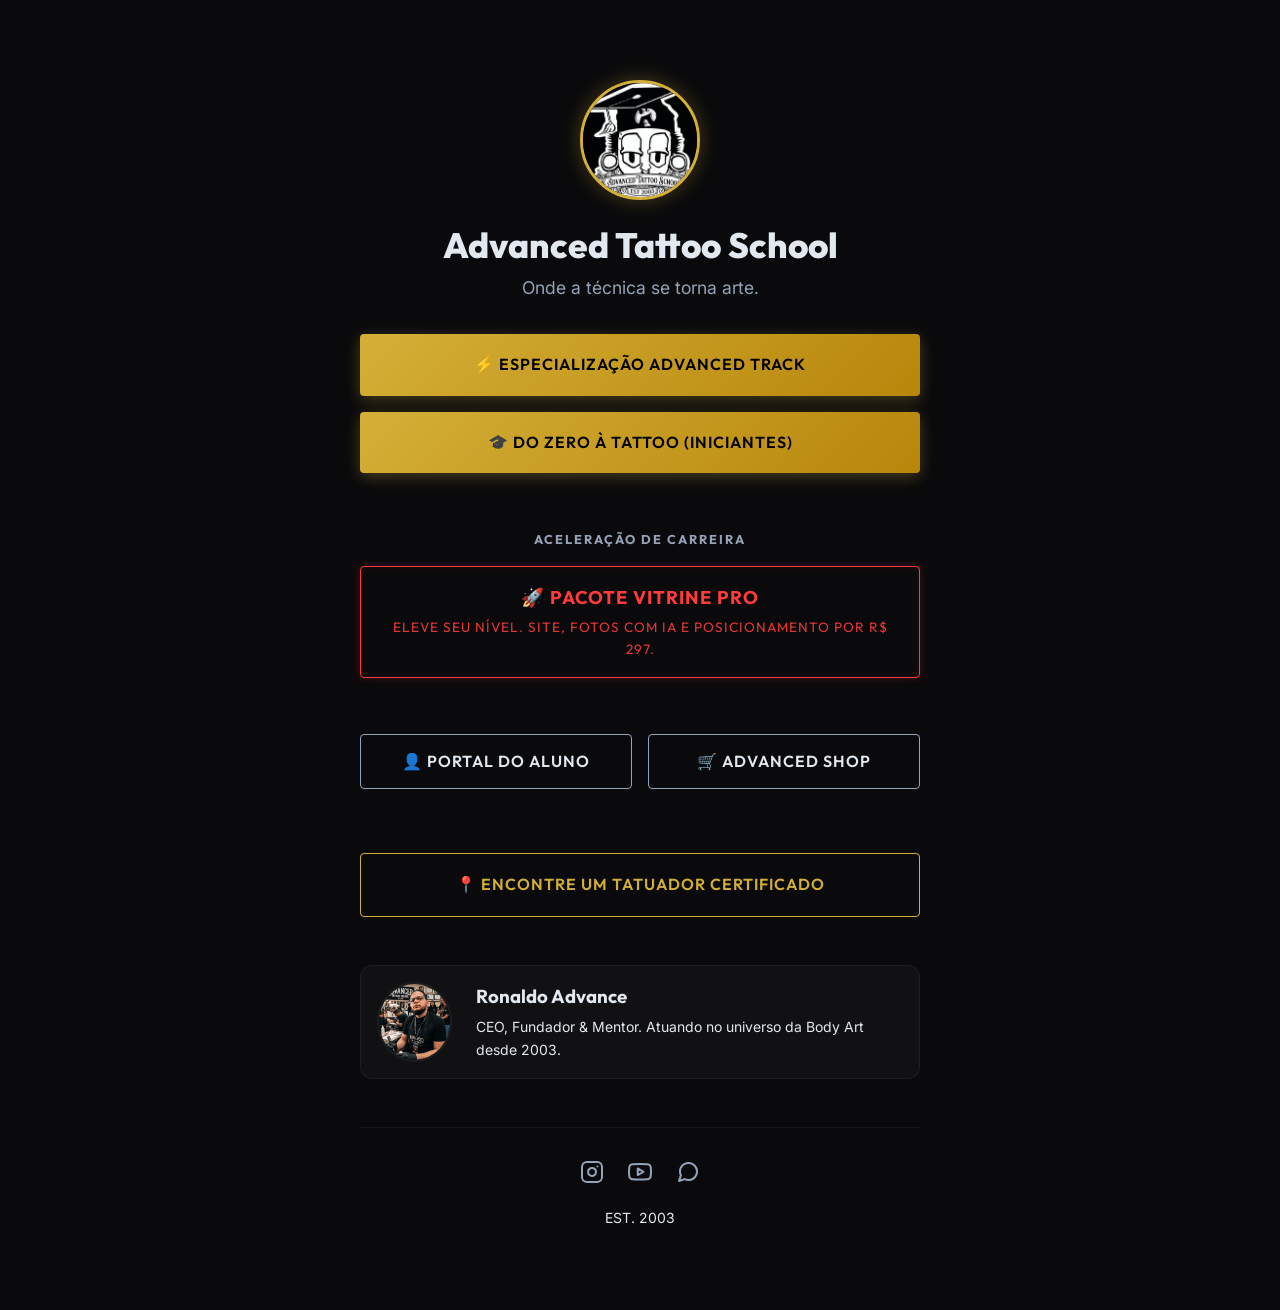
<file: index.html>
<!DOCTYPE html>
<html lang="pt-BR">
<head>
    <meta charset="UTF-8">
    <meta name="viewport" content="width=device-width, initial-scale=1.0">
    <title>Hub | Advanced Tattoo School</title>
    <meta name="description" content="Onde a técnica se torna arte. Acesse nossos cursos, portal do aluno e encontre tatuadores certificados.">
    <link rel="preconnect" href="https://fonts.googleapis.com">
    <link rel="preconnect" href="https://fonts.gstatic.com" crossorigin>
    <link href="https://fonts.googleapis.com/css2?family=Inter:wght@300;400;600;800&family=Outfit:wght@700;900&display=swap" rel="stylesheet">
    <link rel="stylesheet" href="style.css">
    <style>
        .hub-page {
            display: flex;
            align-items: center;
            justify-content: center;
            min-height: 100vh;
            padding: 80px 0;
            background-image: linear-gradient(to right, rgba(10, 10, 12, 0.95) 0%, rgba(10, 10, 12, 0.8) 100%), url('https://images.unsplash.com/photo-1611501275019-9b5cda994e8d?auto=format&fit=crop&q=80&w=2000');
            background-size: cover;
            background-position: center;
            background-attachment: fixed;
        }
        .hub-container {
            max-width: 600px;
            width: 100%;
        }
        .hub-header {
            text-align: center;
            margin-bottom: 2rem;
        }
        .hub-logo {
            width: 120px;
            height: 120px;
            border-radius: 50%;
            object-fit: cover;
            border: 3px solid var(--accent-primary);
            margin-bottom: 1rem;
            box-shadow: 0 0 20px rgba(212, 175, 55, 0.3);
        }
        .hub-buttons {
            display: flex;
            flex-direction: column;
            gap: 1rem;
        }
        .mentor-card-hub {
            margin-top: 3rem;
            text-align: left;
            display: flex;
            align-items: center;
            gap: 1.5rem;
        }
        .mentor-card-hub img {
            width: 80px;
            height: 80px;
            border-radius: 50%;
            object-fit: cover;
            border: 2px solid var(--glass-border);
        }
        .footer-hub {
            margin-top: 3rem;
            text-align: center;
            padding-top: 2rem;
            border-top: 1px solid var(--glass-border);
        }
        .social-icons {
            display: flex;
            justify-content: center;
            gap: 1.5rem;
            margin-bottom: 1rem;
        }
        .social-icons a {
            color: var(--text-muted);
        }
        .social-icons a:hover {
            color: var(--accent-primary);
        }
    </style>
</head>
<body class="hub-page">
    <div class="container hub-container">
        
        <header class="hub-header">
            <img src="assets/logo-hub.jpg" alt="Advanced Tattoo School Logo" class="hub-logo">
            <h1 class="section-title" style="margin-bottom: 0.5rem; font-size: 2.2rem;">Advanced Tattoo School</h1>
            <p class="section-subtitle">Onde a técnica se torna arte.</p>
        </header>

        <div class="hub-buttons">
            <a href="advanced-track.html" class="btn btn-primary w-100" style="padding: 18px;">
                ⚡ Especialização Advanced Track
            </a>
            <a href="iniciantes.html" class="btn btn-primary w-100" style="padding: 18px;">
                🎓 Do Zero à Tattoo (Iniciantes)
            </a>

            <!-- Nova Seção: Aceleração de Carreira -->
            <div style="margin-top: 2.5rem; margin-bottom: 1.5rem; text-align: center;">
                <h3 style="font-family: var(--font-heading); color: var(--text-muted); font-size: 0.8rem; text-transform: uppercase; letter-spacing: 2px; margin-bottom: 1rem;">Aceleração de Carreira</h3>
                <a href="vitrine-pro.html" class="btn w-100 btn-neon-red" style="padding: 16px; display: flex; flex-direction: column; align-items: center; justify-content: center; gap: 5px;">
                    <strong style="font-size: 1.15rem; letter-spacing: 1px;">🚀 PACOTE VITRINE PRO</strong>
                    <span style="font-size: 0.85rem; font-weight: normal; opacity: 0.9;">Eleve seu nível. Site, Fotos com IA e Posicionamento por R$ 297.</span>
                </a>
            </div>
            
            <div class="grid-2" style="gap: 1rem; margin-top: 1rem;">
                <a href="login.html" class="btn btn-secondary w-100" style="padding: 14px;">
                    👤 Portal do Aluno
                </a>
                <a href="shop.html" class="btn btn-secondary w-100" style="padding: 14px;">
                    🛒 Advanced Shop
                </a>
            </div>

            <a href="diretorio.html" class="btn btn-outline w-100 mt-5" style="padding: 18px;">
                📍 Encontre um Tatuador Certificado
            </a>
        </div>

        <div class="glass-panel mentor-card-hub">
            <img src="assets/ronaldo-hub.jpg" alt="Ronaldo Advance">
            <div>
                <h3 style="font-family: var(--font-heading); color: var(--text-main); margin-bottom: 4px;">Ronaldo Advance</h3>
                <p class="text-sm text-muted">CEO, Fundador & Mentor. Atuando no universo da Body Art desde 2003.</p>
            </div>
        </div>

        <footer class="footer-hub">
            <div class="social-icons">
                <a href="#" aria-label="Instagram">
                    <svg width="24" height="24" viewBox="0 0 24 24" fill="none" stroke="currentColor" stroke-width="2" stroke-linecap="round" stroke-linejoin="round"><rect x="2" y="2" width="20" height="20" rx="5" ry="5"></rect><path d="M16 11.37A4 4 0 1 1 12.63 8 4 4 0 0 1 16 11.37z"></path><line x1="17.5" y1="6.5" x2="17.51" y2="6.5"></line></svg>
                </a>
                <a href="#" aria-label="YouTube">
                    <svg width="24" height="24" viewBox="0 0 24 24" fill="none" stroke="currentColor" stroke-width="2" stroke-linecap="round" stroke-linejoin="round"><path d="M22.54 6.42a2.78 2.78 0 0 0-1.94-2C18.88 4 12 4 12 4s-6.88 0-8.6.46a2.78 2.78 0 0 0-1.94 2A29 29 0 0 0 1 11.75a29 29 0 0 0 .46 5.33 2.78 2.78 0 0 0 1.94 2c1.72.46 8.6.46 8.6.46s6.88 0 8.6-.46a2.78 2.78 0 0 0 1.94-2 29 29 0 0 0 .46-5.33 29 29 0 0 0-.46-5.33z"></path><polygon points="9.75 15.02 15.5 11.75 9.75 8.48 9.75 15.02"></polygon></svg>
                </a>
                <a href="https://wa.me/5511985370138" aria-label="WhatsApp">
                    <svg width="24" height="24" viewBox="0 0 24 24" fill="none" stroke="currentColor" stroke-width="2" stroke-linecap="round" stroke-linejoin="round"><path d="M21 11.5a8.38 8.38 0 0 1-.9 3.8 8.5 8.5 0 0 1-7.6 4.7 8.38 8.38 0 0 1-3.8-.9L3 21l1.9-5.7a8.38 8.38 0 0 1-.9-3.8 8.5 8.5 0 0 1 4.7-7.6 8.38 8.38 0 0 1 3.8-.9h.5a8.48 8.48 0 0 1 8 8v.5z"></path></svg>
                </a>
            </div>
            <p class="text-sm text-muted">EST. 2003</p>
        </footer>

    </div>
</body>
</html>
</file>
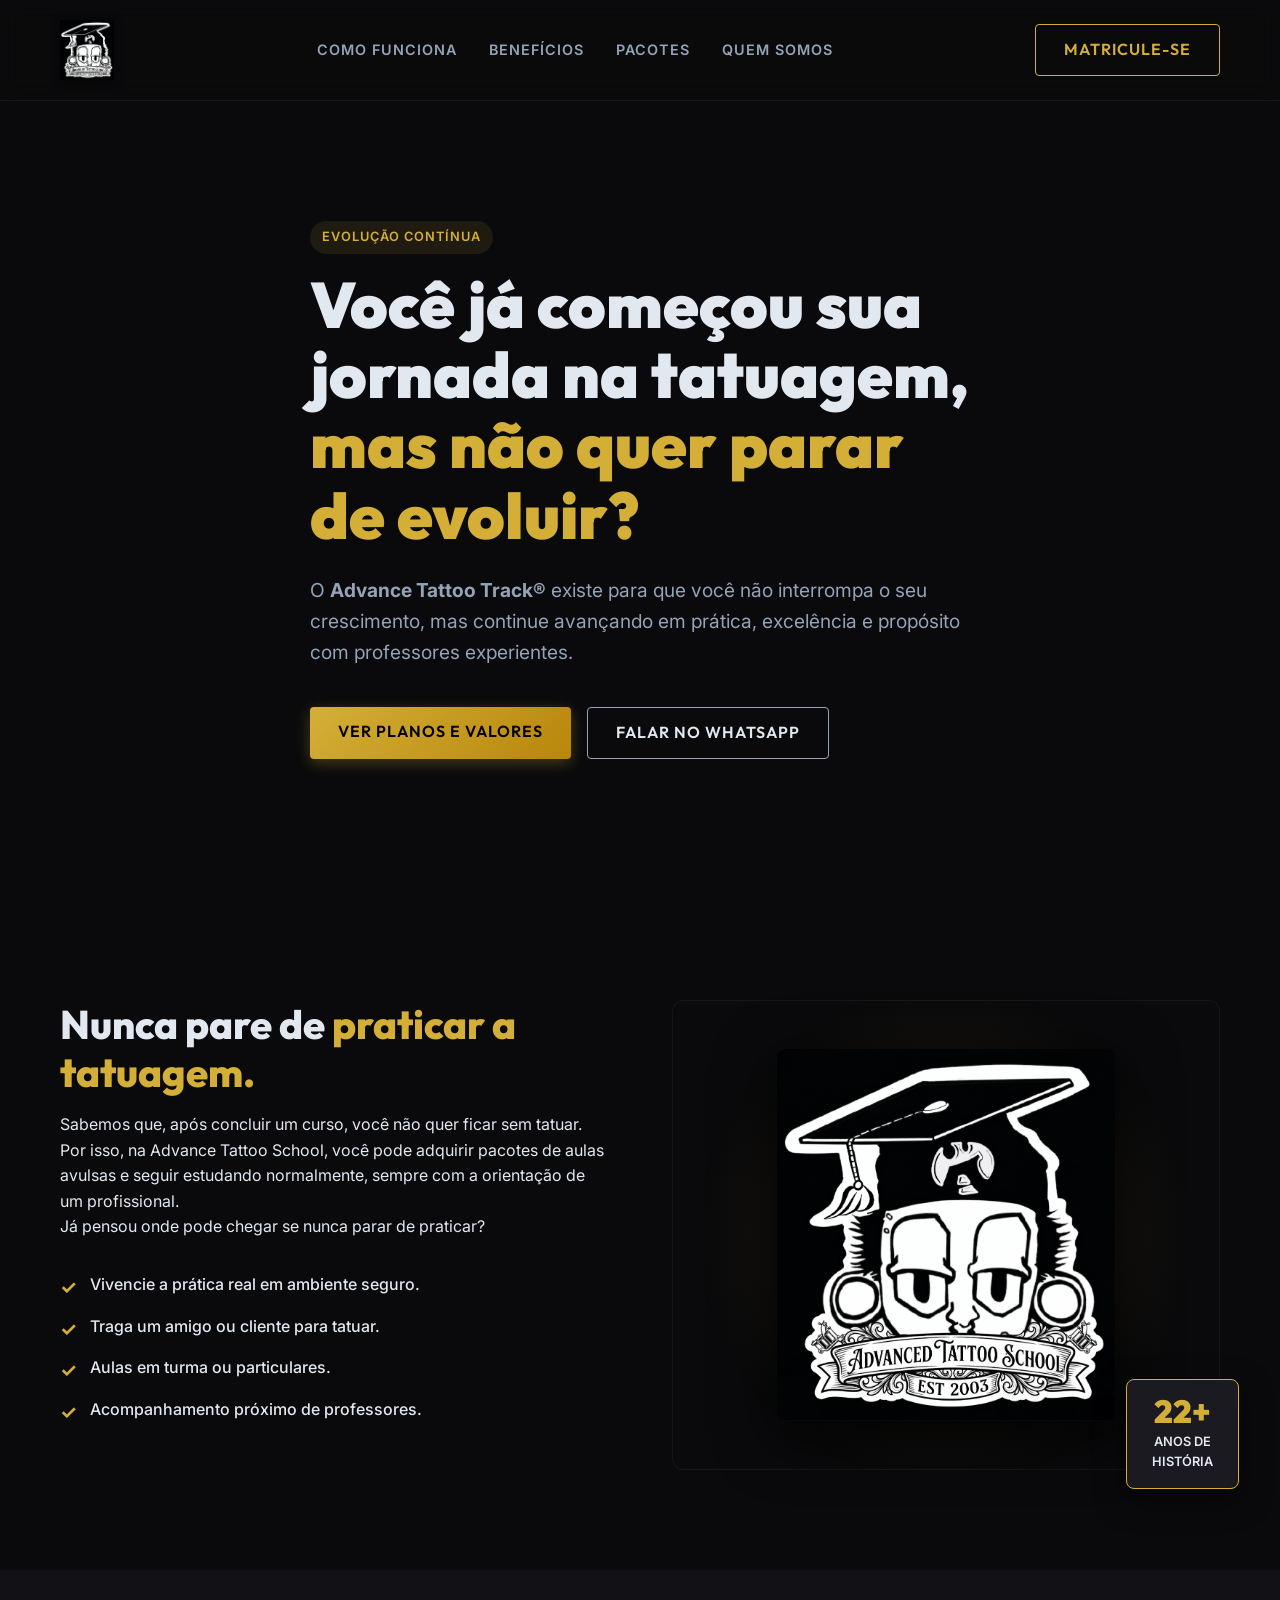
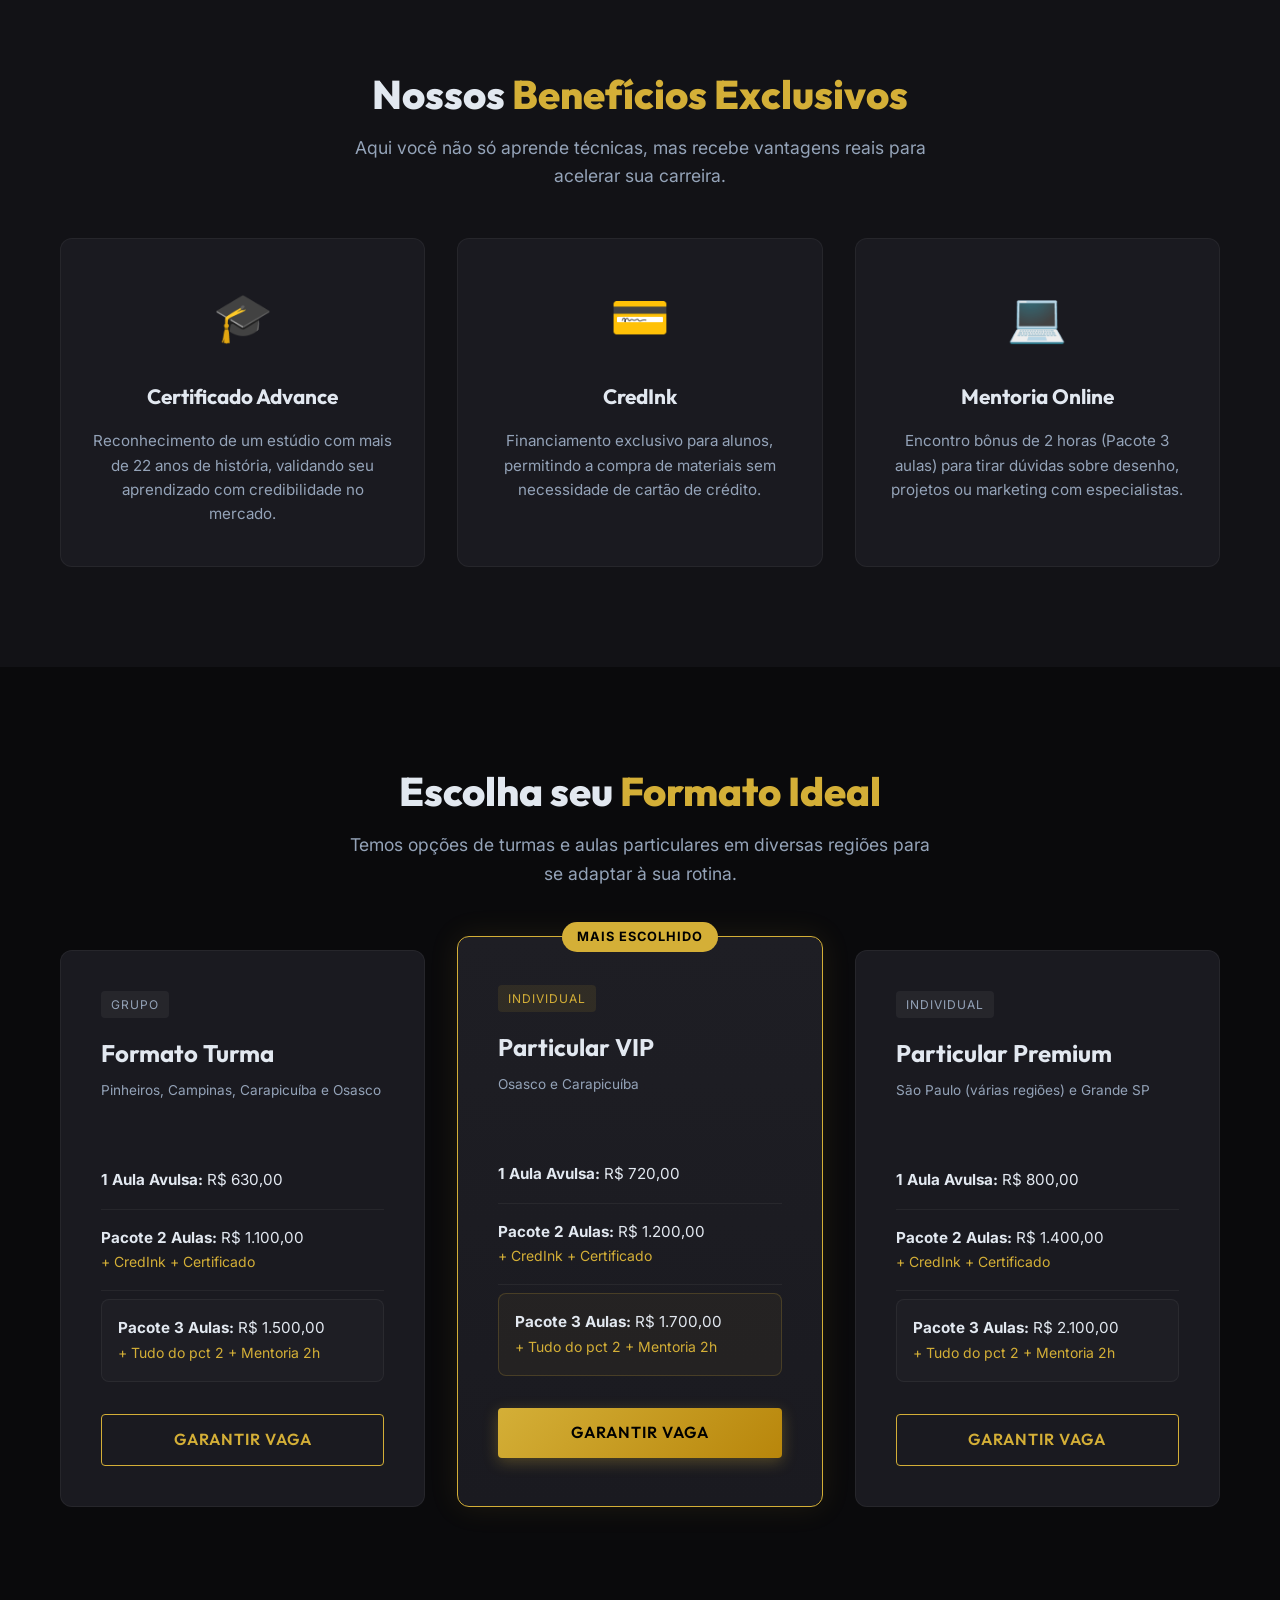
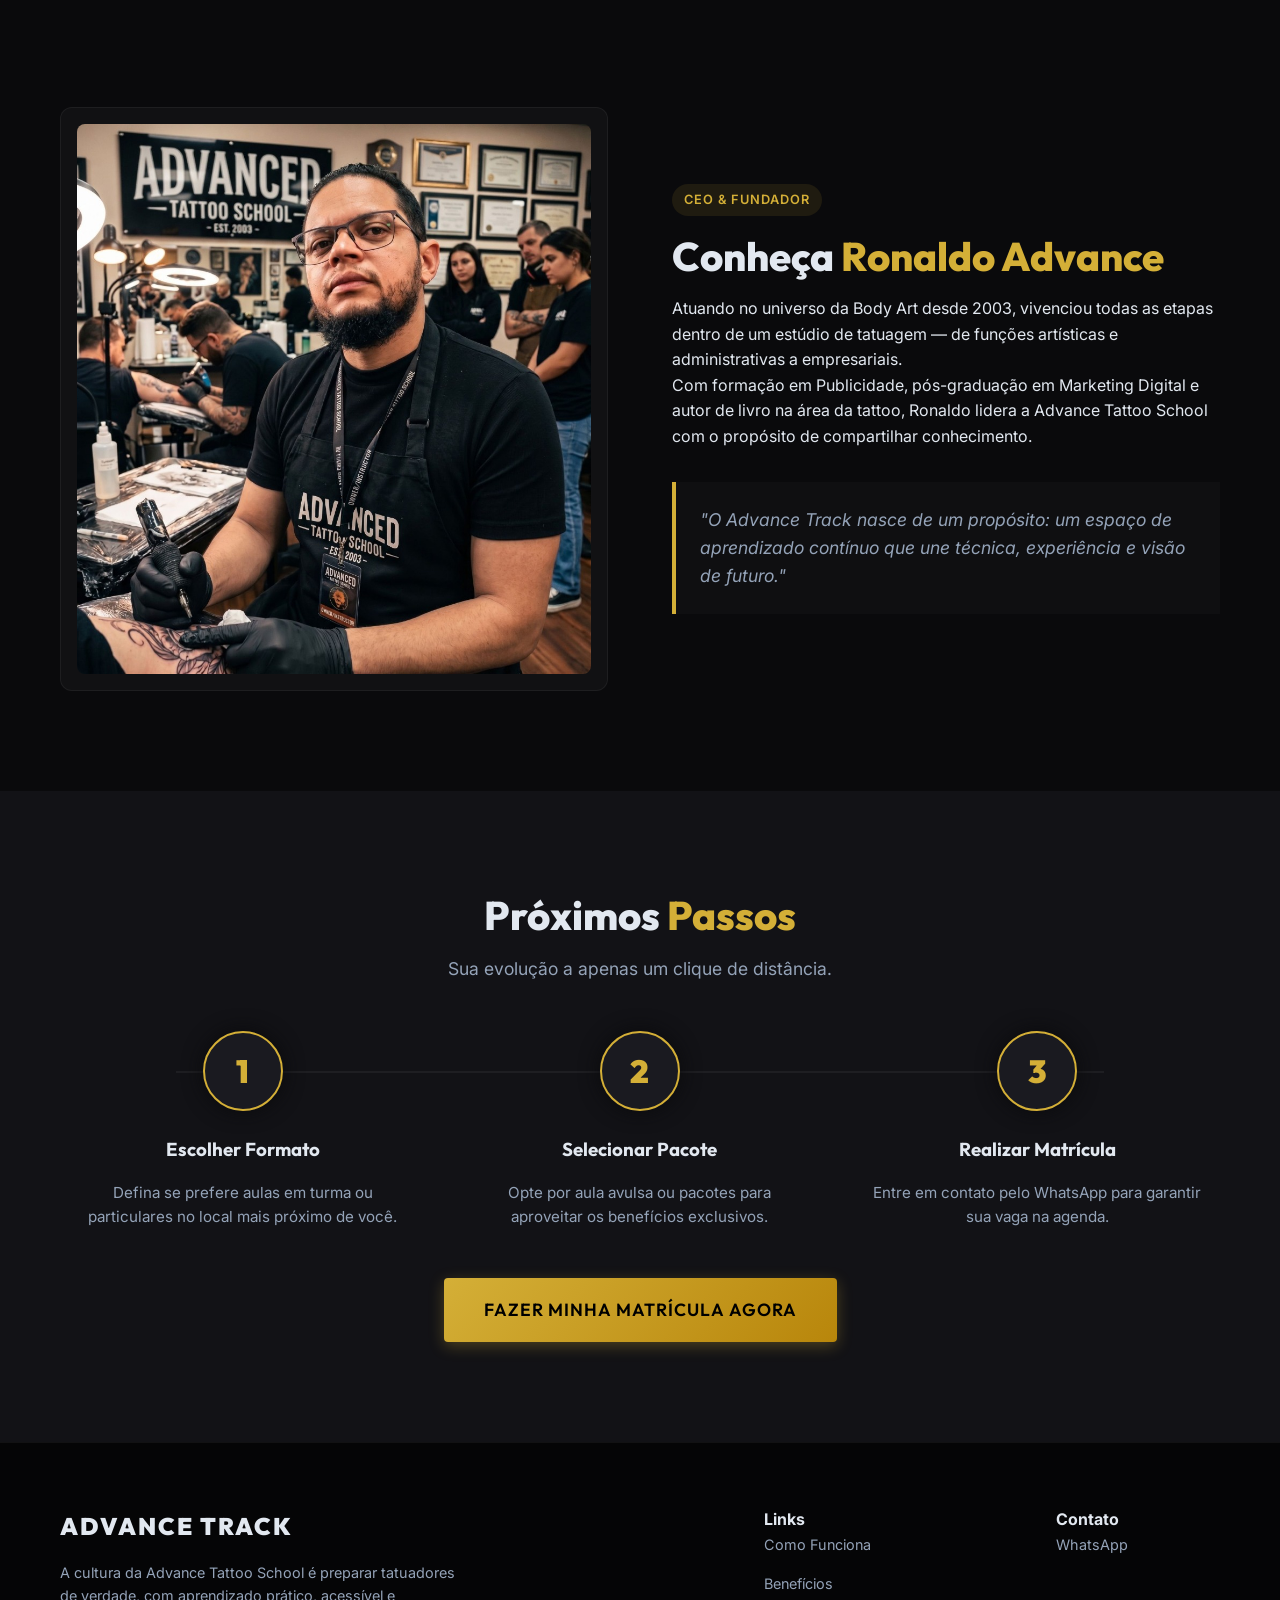
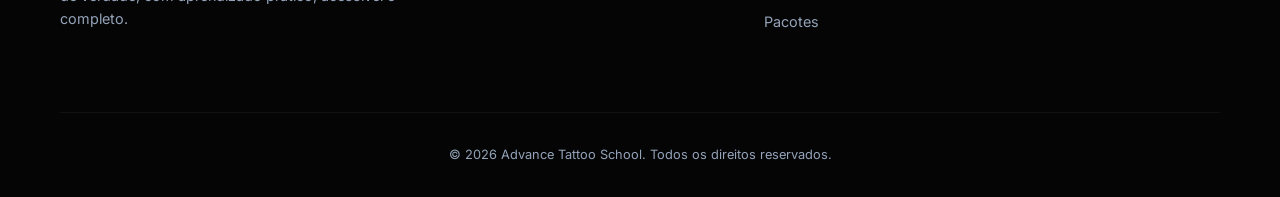
<file: advanced-track.html>
<!DOCTYPE html>
<html lang="pt-BR">
<head>
    <meta charset="UTF-8">
    <meta name="viewport" content="width=device-width, initial-scale=1.0">
    <title>Advance Tattoo Track® | Evolução Contínua na Tatuagem</title>
    <meta name="description" content="Não interrompa seu crescimento. Continue avançando na tatuagem com aulas práticas e acompanhamento de professores experientes na Advance Tattoo School.">
    <link rel="preconnect" href="https://fonts.googleapis.com">
    <link rel="preconnect" href="https://fonts.gstatic.com" crossorigin>
    <link href="https://fonts.googleapis.com/css2?family=Inter:wght@300;400;600;800&family=Outfit:wght@700;900&display=swap" rel="stylesheet">
    <link rel="stylesheet" href="style.css">
</head>
<body>
    <header class="header" id="header">
        <div class="container header-content">
            <div class="logo">
                <img src="assets/logo.jpg" alt="Advanced Tattoo School" class="logo-img">
            </div>
            <nav class="nav">
                <a href="#como-funciona">Como Funciona</a>
                <a href="#beneficios">Benefícios</a>
                <a href="#pacotes">Pacotes</a>
                <a href="#mentor">Quem Somos</a>
            </nav>
            <a href="https://wa.me/5511985370138?text=Ol%C3%A1%2C%20gostaria%20de%20garantir%20minha%20vaga%20no%20Advance%20Tattoo%20Track" target="_blank" class="btn btn-outline">Matricule-se</a>
        </div>
    </header>

    <main>
        <!-- Hero Section -->
        <section class="hero">
            <div class="hero-bg"></div>
            <div class="container hero-content">
                <span class="badge">Evolução Contínua</span>
                <h1 class="hero-title">Você já começou sua jornada na tatuagem, <span class="highlight">mas não quer parar de evoluir?</span></h1>
                <p class="hero-subtitle">O <strong>Advance Tattoo Track®</strong> existe para que você não interrompa o seu crescimento, mas continue avançando em prática, excelência e propósito com professores experientes.</p>
                <div class="hero-actions">
                    <a href="#pacotes" class="btn btn-primary">Ver Planos e Valores</a>
                    <a href="https://wa.me/5511985370138?text=Ol%C3%A1%2C%20gostaria%20de%20saber%20mais%20sobre%20o%20Advance%20Tattoo%20Track" target="_blank" class="btn btn-secondary">Falar no WhatsApp</a>
                </div>
            </div>
        </section>

        <!-- Problem/Solution Section -->
        <section class="section problem-solution" id="como-funciona">
            <div class="container">
                <div class="grid-2">
                    <div class="content-block">
                        <h2 class="section-title">Nunca pare de <span class="highlight">praticar a tatuagem.</span></h2>
                        <p>Sabemos que, após concluir um curso, você não quer ficar sem tatuar. Por isso, na Advance Tattoo School, você pode adquirir pacotes de aulas avulsas e seguir estudando normalmente, sempre com a orientação de um profissional.</p>
                        <p>Já pensou onde pode chegar se nunca parar de praticar?</p>
                        <ul class="check-list">
                            <li>Vivencie a prática real em ambiente seguro.</li>
                            <li>Traga um amigo ou cliente para tatuar.</li>
                            <li>Aulas em turma ou particulares.</li>
                            <li>Acompanhamento próximo de professores.</li>
                        </ul>
                    </div>
                    <div class="image-block">
                        <div class="image-wrapper glass-panel logo-showcase">
                            <img src="assets/logo.jpg" alt="Advanced Tattoo School Logo" class="img-fluid rounded featured-logo">
                            <div class="floating-badge">
                                <span class="number">22+</span>
                                <span class="text">Anos de<br>História</span>
                            </div>
                        </div>
                    </div>
                </div>
            </div>
        </section>

        <!-- Benefits Section -->
        <section class="section benefits bg-darker" id="beneficios">
            <div class="container text-center">
                <h2 class="section-title">Nossos <span class="highlight">Benefícios Exclusivos</span></h2>
                <p class="section-subtitle">Aqui você não só aprende técnicas, mas recebe vantagens reais para acelerar sua carreira.</p>
                
                <div class="grid-3 mt-5">
                    <div class="card glass-card">
                        <div class="card-icon">🎓</div>
                        <h3>Certificado Advance</h3>
                        <p>Reconhecimento de um estúdio com mais de 22 anos de história, validando seu aprendizado com credibilidade no mercado.</p>
                    </div>
                    <div class="card glass-card">
                        <div class="card-icon">💳</div>
                        <h3>CredInk</h3>
                        <p>Financiamento exclusivo para alunos, permitindo a compra de materiais sem necessidade de cartão de crédito.</p>
                    </div>
                    <div class="card glass-card">
                        <div class="card-icon">💻</div>
                        <h3>Mentoria Online</h3>
                        <p>Encontro bônus de 2 horas (Pacote 3 aulas) para tirar dúvidas sobre desenho, projetos ou marketing com especialistas.</p>
                    </div>
                </div>
            </div>
        </section>

        <!-- Pricing Section -->
        <section class="section pricing" id="pacotes">
            <div class="container text-center">
                <h2 class="section-title">Escolha seu <span class="highlight">Formato Ideal</span></h2>
                <p class="section-subtitle">Temos opções de turmas e aulas particulares em diversas regiões para se adaptar à sua rotina.</p>

                <div class="pricing-grid mt-5">
                    <!-- Pricing Card 1 -->
                    <div class="pricing-card">
                        <div class="pricing-header">
                            <span class="format-badge">Grupo</span>
                            <h3>Formato Turma</h3>
                            <p class="locations">Pinheiros, Campinas, Carapicuíba e Osasco</p>
                        </div>
                        <div class="pricing-body">
                            <ul class="pricing-list">
                                <li><strong>1 Aula Avulsa:</strong> R$ 630,00</li>
                                <li><strong>Pacote 2 Aulas:</strong> R$ 1.100,00 <br><span class="text-sm text-accent">+ CredInk + Certificado</span></li>
                                <li class="highlight-item"><strong>Pacote 3 Aulas:</strong> R$ 1.500,00 <br><span class="text-sm text-accent">+ Tudo do pct 2 + Mentoria 2h</span></li>
                            </ul>
                        </div>
                        <div class="pricing-footer">
                            <a href="https://wa.me/5511985370138?text=Ol%C3%A1%2C%20tenho%20interesse%20no%20Formato%20Turma%20do%20Advance%20Track" target="_blank" class="btn btn-outline w-100">Garantir Vaga</a>
                        </div>
                    </div>

                    <!-- Pricing Card 2 -->
                    <div class="pricing-card popular">
                        <div class="popular-badge">Mais Escolhido</div>
                        <div class="pricing-header">
                            <span class="format-badge">Individual</span>
                            <h3>Particular VIP</h3>
                            <p class="locations">Osasco e Carapicuíba</p>
                        </div>
                        <div class="pricing-body">
                            <ul class="pricing-list">
                                <li><strong>1 Aula Avulsa:</strong> R$ 720,00</li>
                                <li><strong>Pacote 2 Aulas:</strong> R$ 1.200,00 <br><span class="text-sm text-accent">+ CredInk + Certificado</span></li>
                                <li class="highlight-item"><strong>Pacote 3 Aulas:</strong> R$ 1.700,00 <br><span class="text-sm text-accent">+ Tudo do pct 2 + Mentoria 2h</span></li>
                            </ul>
                        </div>
                        <div class="pricing-footer">
                            <a href="https://wa.me/5511985370138?text=Ol%C3%A1%2C%20tenho%20interesse%20no%20Particular%20VIP%20do%20Advance%20Track" target="_blank" class="btn btn-primary w-100">Garantir Vaga</a>
                        </div>
                    </div>

                    <!-- Pricing Card 3 -->
                    <div class="pricing-card">
                        <div class="pricing-header">
                            <span class="format-badge">Individual</span>
                            <h3>Particular Premium</h3>
                            <p class="locations">São Paulo (várias regiões) e Grande SP</p>
                        </div>
                        <div class="pricing-body">
                            <ul class="pricing-list">
                                <li><strong>1 Aula Avulsa:</strong> R$ 800,00</li>
                                <li><strong>Pacote 2 Aulas:</strong> R$ 1.400,00 <br><span class="text-sm text-accent">+ CredInk + Certificado</span></li>
                                <li class="highlight-item"><strong>Pacote 3 Aulas:</strong> R$ 2.100,00 <br><span class="text-sm text-accent">+ Tudo do pct 2 + Mentoria 2h</span></li>
                            </ul>
                        </div>
                        <div class="pricing-footer">
                            <a href="https://wa.me/5511985370138?text=Ol%C3%A1%2C%20tenho%20interesse%20no%20Particular%20Premium%20do%20Advance%20Track" target="_blank" class="btn btn-outline w-100">Garantir Vaga</a>
                        </div>
                    </div>
                </div>
            </div>
        </section>

        <!-- Mentor Section -->
        <section class="section mentor" id="mentor">
            <div class="container">
                <div class="grid-2 align-center">
                    <div class="image-block">
                        <div class="image-wrapper glass-panel">
                            <img src="assets/ronaldo.jpg" alt="Ronaldo Advance" class="img-fluid rounded">
                        </div>
                    </div>
                    <div class="content-block">
                        <span class="badge">CEO & Fundador</span>
                        <h2 class="section-title">Conheça <span class="highlight">Ronaldo Advance</span></h2>
                        <p>Atuando no universo da Body Art desde 2003, vivenciou todas as etapas dentro de um estúdio de tatuagem — de funções artísticas e administrativas a empresariais.</p>
                        <p>Com formação em Publicidade, pós-graduação em Marketing Digital e autor de livro na área da tattoo, Ronaldo lidera a Advance Tattoo School com o propósito de compartilhar conhecimento.</p>
                        <blockquote class="quote">
                            "O Advance Track nasce de um propósito: um espaço de aprendizado contínuo que une técnica, experiência e visão de futuro."
                        </blockquote>
                    </div>
                </div>
            </div>
        </section>

        <!-- Steps Section -->
        <section class="section steps bg-darker">
            <div class="container text-center">
                <h2 class="section-title">Próximos <span class="highlight">Passos</span></h2>
                <p class="section-subtitle">Sua evolução a apenas um clique de distância.</p>
                
                <div class="grid-3 mt-5 steps-grid">
                    <div class="step-card">
                        <div class="step-number">1</div>
                        <h3>Escolher Formato</h3>
                        <p>Defina se prefere aulas em turma ou particulares no local mais próximo de você.</p>
                    </div>
                    <div class="step-card">
                        <div class="step-number">2</div>
                        <h3>Selecionar Pacote</h3>
                        <p>Opte por aula avulsa ou pacotes para aproveitar os benefícios exclusivos.</p>
                    </div>
                    <div class="step-card">
                        <div class="step-number">3</div>
                        <h3>Realizar Matrícula</h3>
                        <p>Entre em contato pelo WhatsApp para garantir sua vaga na agenda.</p>
                    </div>
                </div>

                <div class="mt-5">
                    <a href="https://wa.me/5511985370138?text=Ol%C3%A1%2C%20quero%20fazer%20minha%20matr%C3%ADcula%20no%20Advance%20Track" target="_blank" class="btn btn-primary btn-large">Fazer Minha Matrícula Agora</a>
                </div>
            </div>
        </section>
    </main>

    <footer class="footer">
        <div class="container">
            <div class="footer-content grid-2">
                <div>
                    <h3 class="footer-logo">ADVANCE TRACK</h3>
                    <p class="footer-text">A cultura da Advance Tattoo School é preparar tatuadores de verdade, com aprendizado prático, acessível e completo.</p>
                </div>
                <div class="footer-links-container">
                    <div>
                        <h4>Links</h4>
                        <ul class="footer-links">
                            <li><a href="#como-funciona">Como Funciona</a></li>
                            <li><a href="#beneficios">Benefícios</a></li>
                            <li><a href="#pacotes">Pacotes</a></li>
                        </ul>
                    </div>
                    <div>
                        <h4>Contato</h4>
                        <ul class="footer-links">
                            <li><a href="https://wa.me/5511985370138" target="_blank">WhatsApp</a></li>
                        </ul>
                    </div>
                </div>
            </div>
            <div class="footer-bottom">
                <p>&copy; 2026 Advance Tattoo School. Todos os direitos reservados.</p>
            </div>
        </div>
    </footer>

    <script src="script.js"></script>
</body>
</html>
</file>
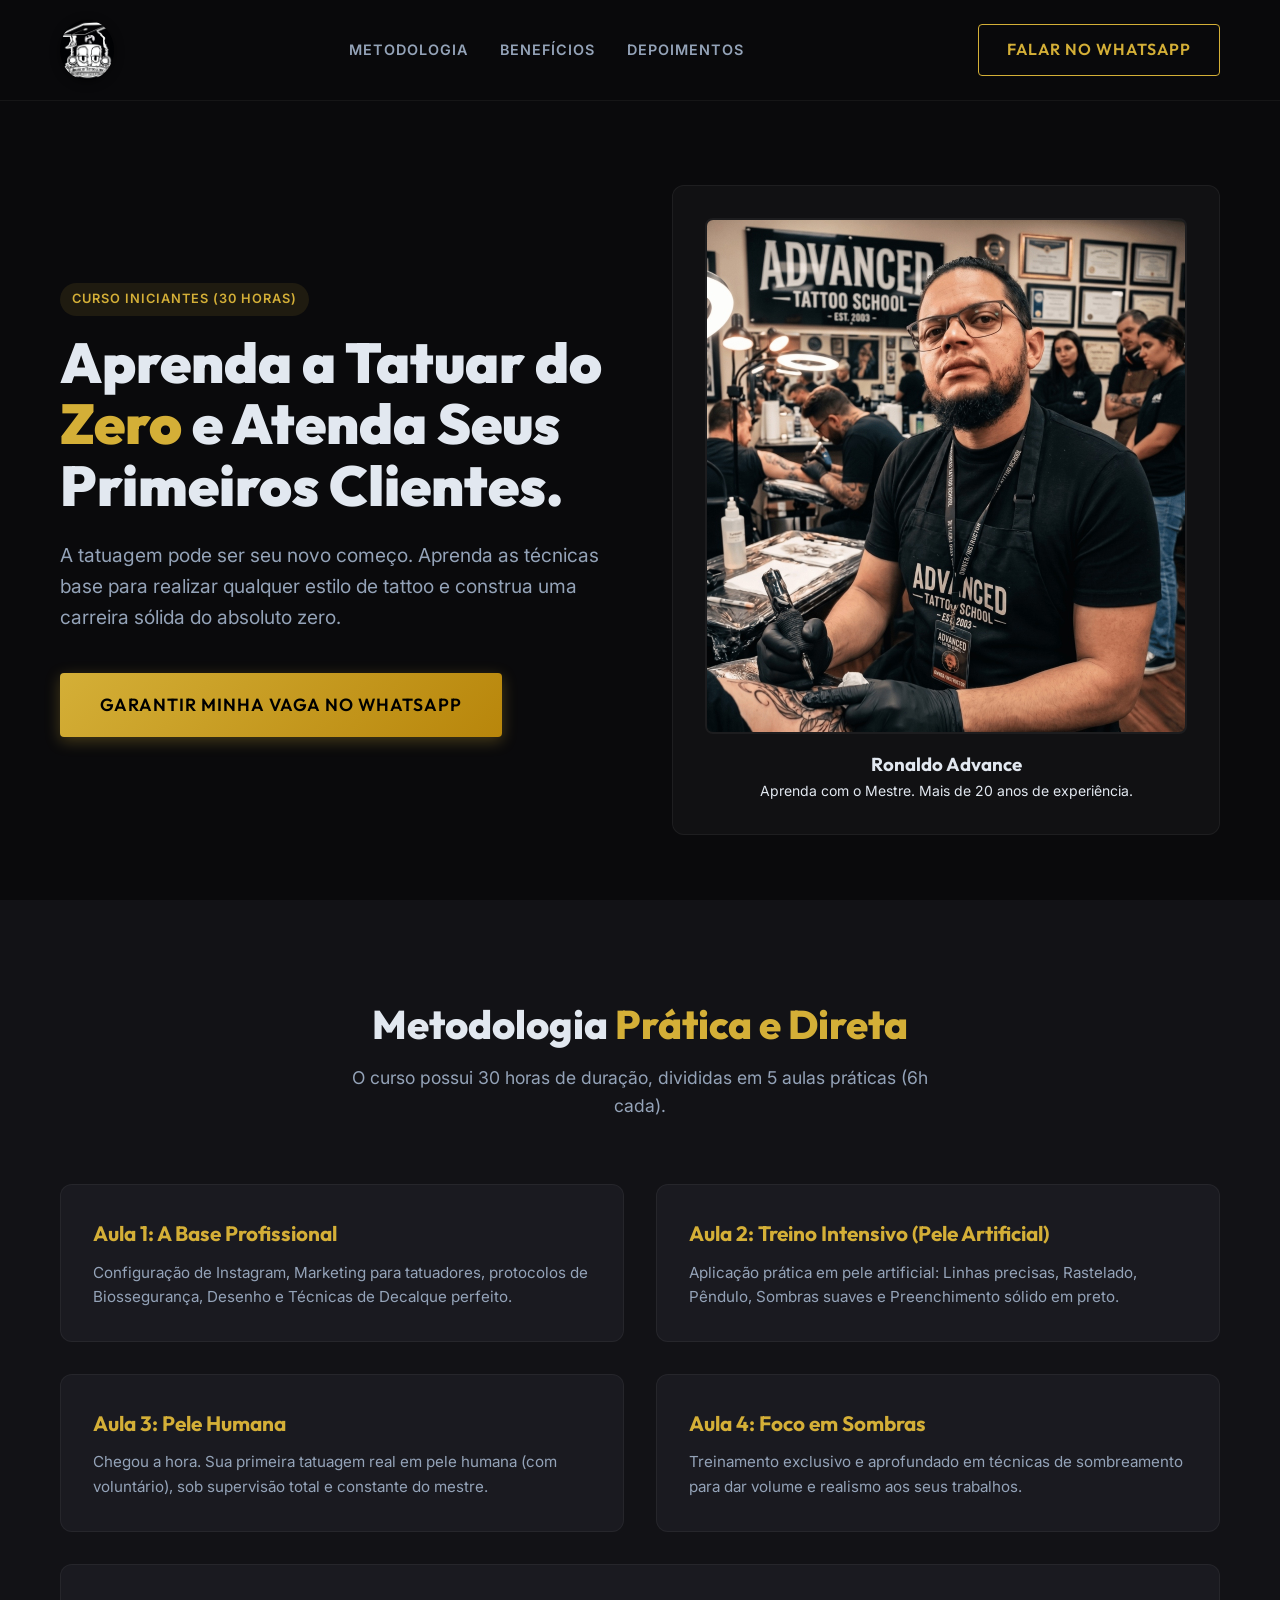
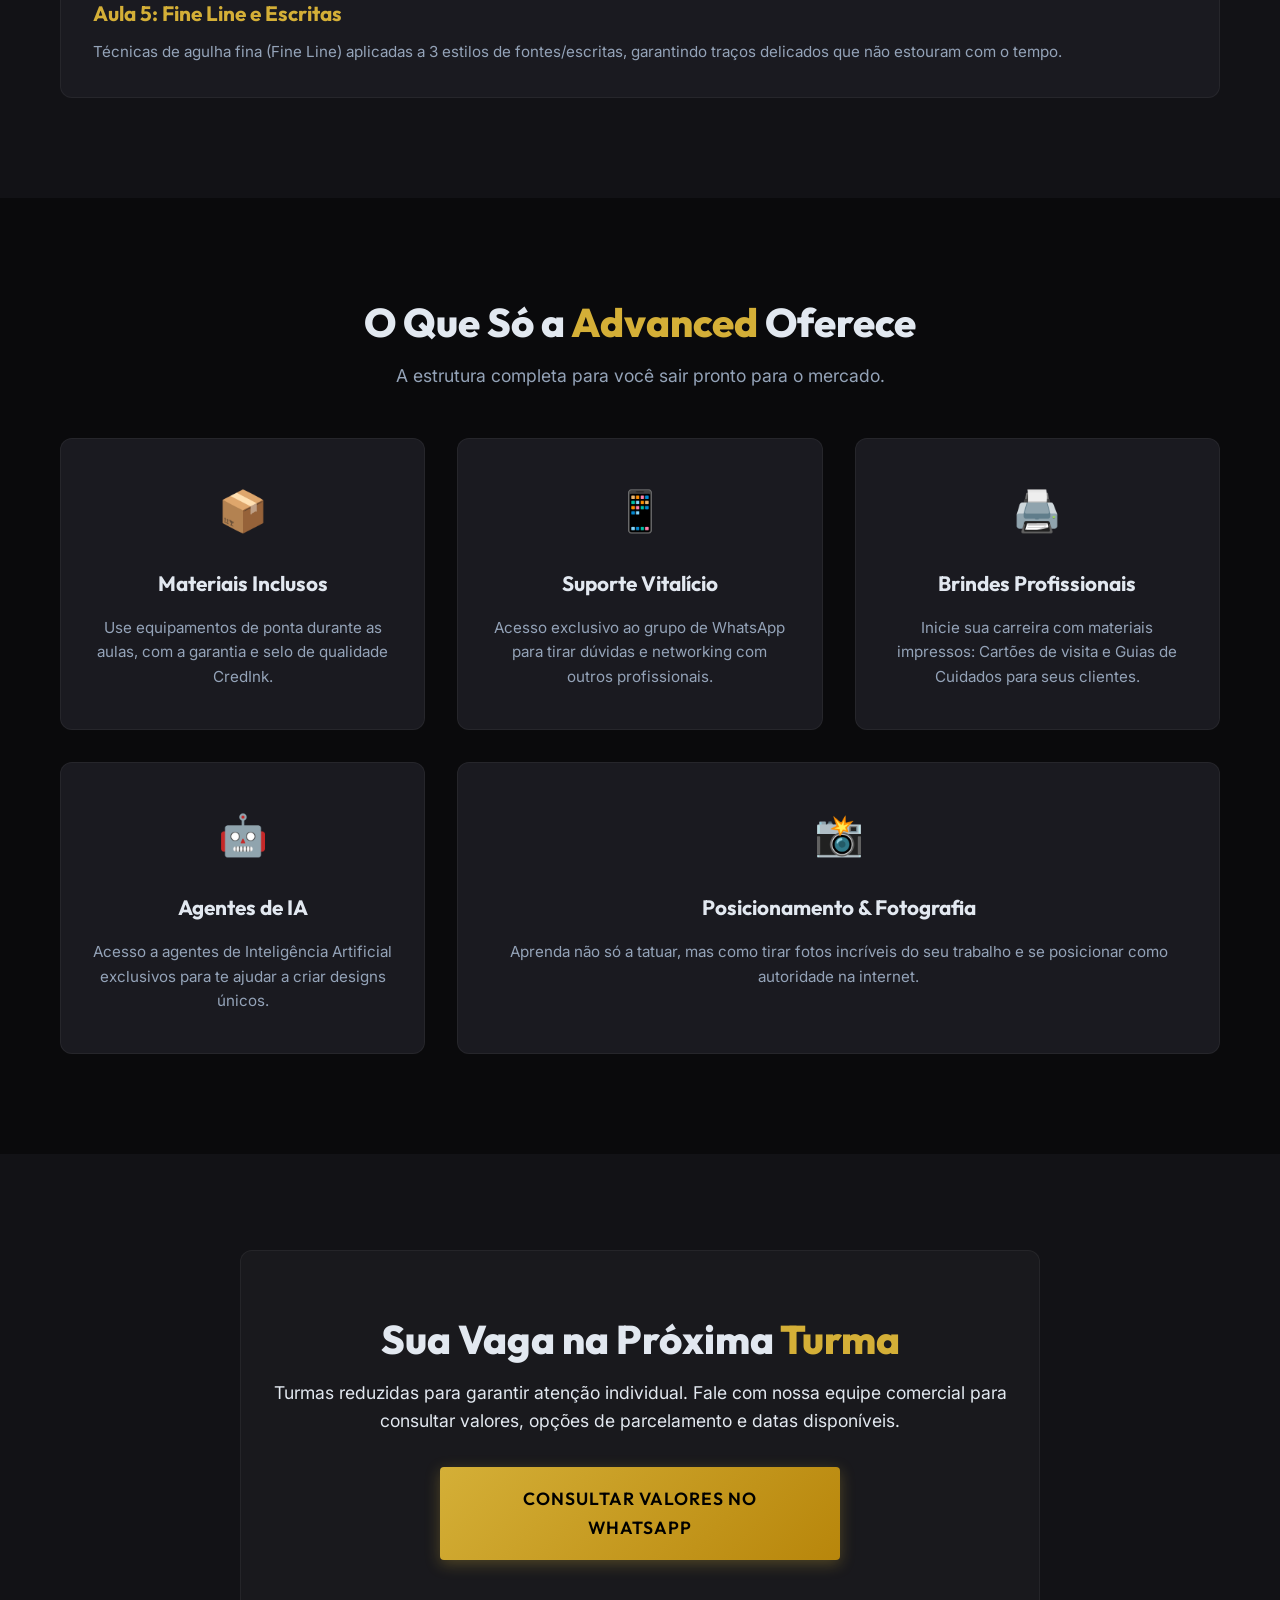
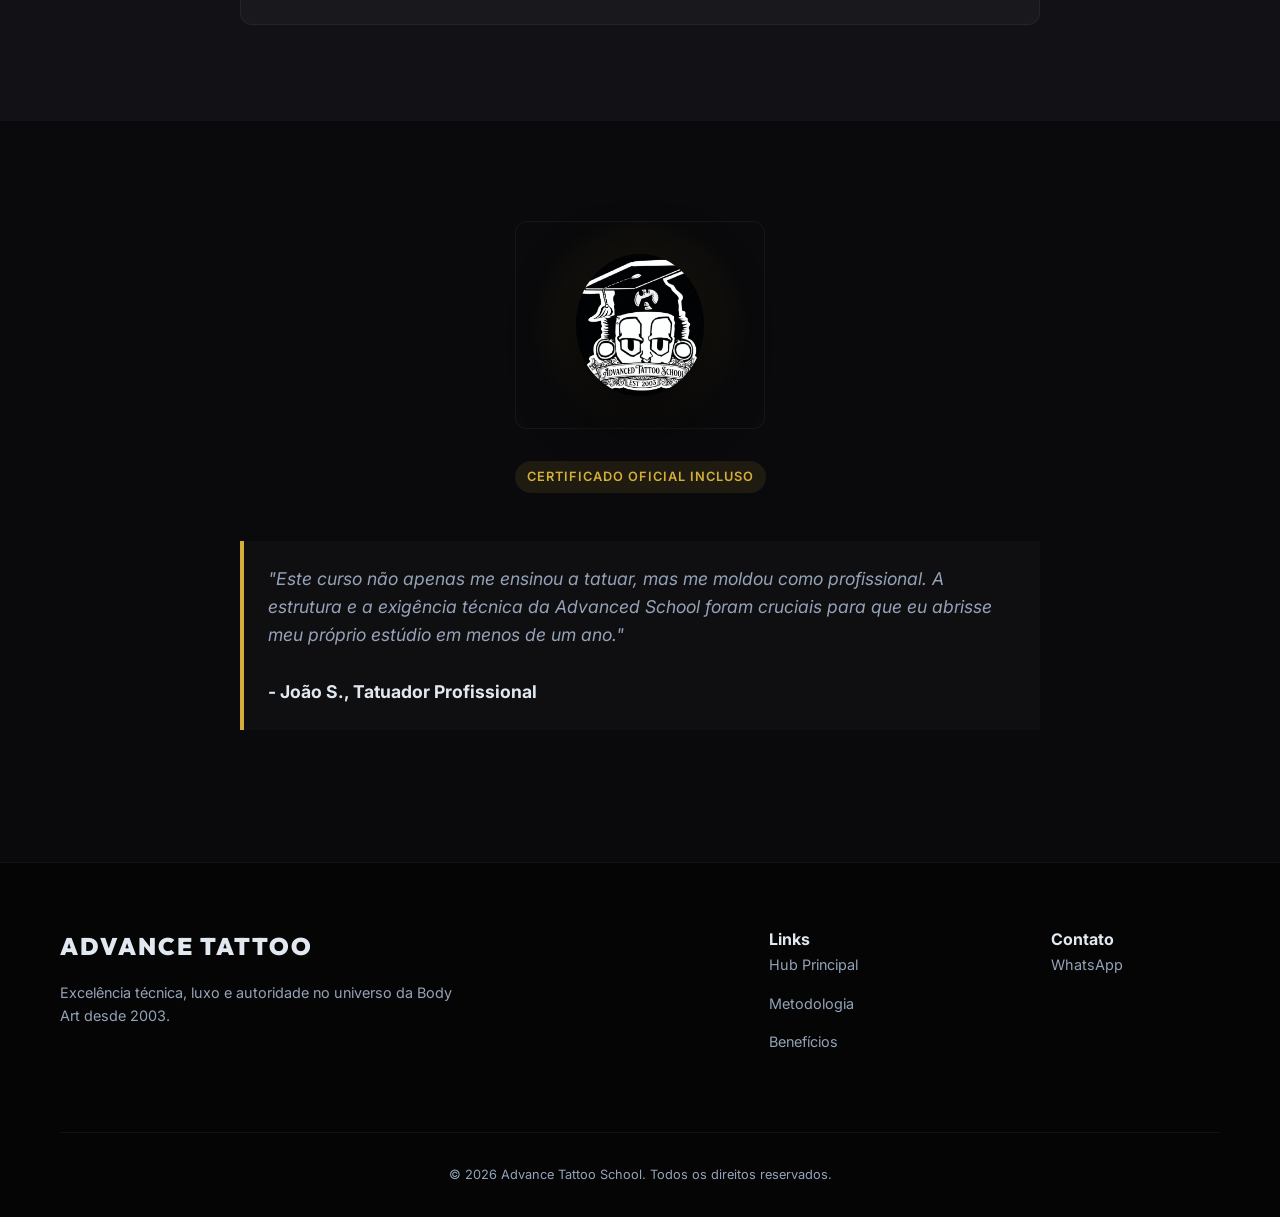
<file: iniciantes.html>
<!DOCTYPE html>
<html lang="pt-BR">
<head>
    <meta charset="UTF-8">
    <meta name="viewport" content="width=device-width, initial-scale=1.0">
    <title>Do Zero à Tattoo | Curso Iniciantes | Advanced Tattoo School</title>
    <meta name="description" content="Aprenda a tatuar do zero e atenda seus primeiros clientes. Curso prático de 30 horas.">
    <link rel="preconnect" href="https://fonts.googleapis.com">
    <link rel="preconnect" href="https://fonts.gstatic.com" crossorigin>
    <link href="https://fonts.googleapis.com/css2?family=Inter:wght@300;400;600;800&family=Outfit:wght@700;900&display=swap" rel="stylesheet">
    <link rel="stylesheet" href="style.css">
</head>
<body>
    <header class="header" id="header" style="background: rgba(10, 10, 12, 0.95); backdrop-filter: blur(10px);">
        <div class="container header-content">
            <div class="logo">
                <a href="index.html">
                    <img src="assets/logo-hub.jpg" alt="Advanced Tattoo School" class="logo-img" style="border-radius: 50%;">
                </a>
            </div>
            <nav class="nav">
                <a href="#metodologia">Metodologia</a>
                <a href="#beneficios">Benefícios</a>
                <a href="#autoridade">Depoimentos</a>
            </nav>
            <a href="https://wa.me/5511985370138?text=Olá,%20quero%20saber%20mais%20sobre%20o%20curso%20para%20iniciantes" target="_blank" class="btn btn-outline">Falar no WhatsApp</a>
        </div>
    </header>

    <main>
        <!-- Hero Section -->
        <section class="hero" style="padding-top: 120px;">
            <div class="hero-bg"></div>
            <div class="container">
                <div class="grid-2 align-center">
                    <div>
                        <span class="badge">Curso Iniciantes (30 Horas)</span>
                        <h1 class="hero-title" style="font-size: 3.5rem; line-height: 1.1; margin-bottom: 1.5rem;">Aprenda a Tatuar do <span class="highlight">Zero</span> e Atenda Seus Primeiros Clientes.</h1>
                        <p class="hero-subtitle" style="font-size: 1.2rem; margin-bottom: 2.5rem;">A tatuagem pode ser seu novo começo. Aprenda as técnicas base para realizar qualquer estilo de tattoo e construa uma carreira sólida do absoluto zero.</p>
                        <div class="hero-actions">
                            <a href="https://wa.me/5511985370138?text=Olá,%20quero%20agendar%20minha%20vaga%20no%20curso%20iniciantes" target="_blank" class="btn btn-primary btn-large">Garantir Minha Vaga no WhatsApp</a>
                        </div>
                    </div>
                    
                    <div class="image-wrapper glass-panel text-center" style="padding: 2rem;">
                        <img src="assets/ronaldo-hub.jpg" alt="Ronaldo Advance" class="img-fluid rounded" style="width: 100%; border: 2px solid var(--glass-border);">
                        <div style="margin-top: 1rem;">
                            <h3 style="font-family: var(--font-heading);">Ronaldo Advance</h3>
                            <p class="text-sm text-muted">Aprenda com o Mestre. Mais de 20 anos de experiência.</p>
                        </div>
                    </div>
                </div>
            </div>
        </section>

        <!-- Cronograma / Metodologia -->
        <section class="section bg-darker" id="metodologia">
            <div class="container">
                <div class="text-center" style="margin-bottom: 4rem;">
                    <h2 class="section-title">Metodologia <span class="highlight">Prática e Direta</span></h2>
                    <p class="section-subtitle">O curso possui 30 horas de duração, divididas em 5 aulas práticas (6h cada).</p>
                </div>
                
                <div class="grid-2" style="gap: 2rem;">
                    <div class="glass-card" style="padding: 2rem;">
                        <h3 style="color: var(--accent-primary); margin-bottom: 10px;">Aula 1: A Base Profissional</h3>
                        <p class="text-muted">Configuração de Instagram, Marketing para tatuadores, protocolos de Biossegurança, Desenho e Técnicas de Decalque perfeito.</p>
                    </div>

                    <div class="glass-card" style="padding: 2rem;">
                        <h3 style="color: var(--accent-primary); margin-bottom: 10px;">Aula 2: Treino Intensivo (Pele Artificial)</h3>
                        <p class="text-muted">Aplicação prática em pele artificial: Linhas precisas, Rastelado, Pêndulo, Sombras suaves e Preenchimento sólido em preto.</p>
                    </div>

                    <div class="glass-card" style="padding: 2rem;">
                        <h3 style="color: var(--accent-primary); margin-bottom: 10px;">Aula 3: Pele Humana</h3>
                        <p class="text-muted">Chegou a hora. Sua primeira tatuagem real em pele humana (com voluntário), sob supervisão total e constante do mestre.</p>
                    </div>

                    <div class="glass-card" style="padding: 2rem;">
                        <h3 style="color: var(--accent-primary); margin-bottom: 10px;">Aula 4: Foco em Sombras</h3>
                        <p class="text-muted">Treinamento exclusivo e aprofundado em técnicas de sombreamento para dar volume e realismo aos seus trabalhos.</p>
                    </div>

                    <div class="glass-card" style="padding: 2rem; grid-column: 1 / -1;">
                        <h3 style="color: var(--accent-primary); margin-bottom: 10px;">Aula 5: Fine Line e Escritas</h3>
                        <p class="text-muted">Técnicas de agulha fina (Fine Line) aplicadas a 3 estilos de fontes/escritas, garantindo traços delicados que não estouram com o tempo.</p>
                    </div>
                </div>
            </div>
        </section>

        <!-- Benefícios Exclusivos -->
        <section class="section" id="beneficios">
            <div class="container text-center">
                <h2 class="section-title">O Que Só a <span class="highlight">Advanced</span> Oferece</h2>
                <p class="section-subtitle">A estrutura completa para você sair pronto para o mercado.</p>
                
                <div class="grid-3 mt-5 text-left" style="gap: 2rem;">
                    <div class="card glass-card">
                        <div class="card-icon" style="font-size: 2.5rem; color: var(--accent-primary);">📦</div>
                        <h3>Materiais Inclusos</h3>
                        <p class="text-muted">Use equipamentos de ponta durante as aulas, com a garantia e selo de qualidade CredInk.</p>
                    </div>
                    <div class="card glass-card">
                        <div class="card-icon" style="font-size: 2.5rem; color: var(--accent-primary);">📱</div>
                        <h3>Suporte Vitalício</h3>
                        <p class="text-muted">Acesso exclusivo ao grupo de WhatsApp para tirar dúvidas e networking com outros profissionais.</p>
                    </div>
                    <div class="card glass-card">
                        <div class="card-icon" style="font-size: 2.5rem; color: var(--accent-primary);">🖨️</div>
                        <h3>Brindes Profissionais</h3>
                        <p class="text-muted">Inicie sua carreira com materiais impressos: Cartões de visita e Guias de Cuidados para seus clientes.</p>
                    </div>
                    <div class="card glass-card">
                        <div class="card-icon" style="font-size: 2.5rem; color: var(--accent-primary);">🤖</div>
                        <h3>Agentes de IA</h3>
                        <p class="text-muted">Acesso a agentes de Inteligência Artificial exclusivos para te ajudar a criar designs únicos.</p>
                    </div>
                    <div class="card glass-card" style="grid-column: span 2;">
                        <div class="card-icon" style="font-size: 2.5rem; color: var(--accent-primary);">📸</div>
                        <h3>Posicionamento & Fotografia</h3>
                        <p class="text-muted">Aprenda não só a tatuar, mas como tirar fotos incríveis do seu trabalho e se posicionar como autoridade na internet.</p>
                    </div>
                </div>
            </div>
        </section>

        <!-- Chamada para Ação Final (Substituindo Tabela de Preços) -->
        <section class="section bg-darker" style="padding: 6rem 0;">
            <div class="container text-center">
                <div class="glass-panel" style="max-width: 800px; margin: 0 auto; padding: 4rem 2rem;">
                    <h2 class="section-title">Sua Vaga na Próxima <span class="highlight">Turma</span></h2>
                    <p class="text-muted" style="font-size: 1.1rem; margin-bottom: 2rem;">Turmas reduzidas para garantir atenção individual. Fale com nossa equipe comercial para consultar valores, opções de parcelamento e datas disponíveis.</p>
                    <a href="https://wa.me/5511985370138?text=Olá,%20quero%20consultar%20valores%20do%20curso%20para%20iniciantes" target="_blank" class="btn btn-primary btn-large" style="width: 100%; max-width: 400px;">Consultar Valores no WhatsApp</a>
                </div>
            </div>
        </section>

        <!-- Authority Section -->
        <section class="section" id="autoridade">
            <div class="container text-center">
                <div class="image-wrapper glass-panel logo-showcase" style="max-width: 250px; margin: 0 auto 2rem; padding: 2rem;">
                    <img src="assets/logo-hub.jpg" alt="Advanced Tattoo School Logo" class="img-fluid rounded featured-logo" style="border-radius: 50%;">
                </div>
                <span class="badge">Certificado Oficial Incluso</span>
                
                <blockquote class="quote" style="max-width: 800px; margin: 2rem auto; text-align: left;">
                    "Este curso não apenas me ensinou a tatuar, mas me moldou como profissional. A estrutura e a exigência técnica da Advanced School foram cruciais para que eu abrisse meu próprio estúdio em menos de um ano."
                    <br><br>
                    <strong style="color: var(--text-main); font-style: normal;">- João S., Tatuador Profissional</strong>
                </blockquote>
            </div>
        </section>
    </main>

    <footer class="footer">
        <div class="container">
            <div class="footer-content grid-2">
                <div>
                    <h3 class="footer-logo">ADVANCE TATTOO</h3>
                    <p class="footer-text">Excelência técnica, luxo e autoridade no universo da Body Art desde 2003.</p>
                </div>
                <div class="footer-links-container">
                    <div>
                        <h4>Links</h4>
                        <ul class="footer-links">
                            <li><a href="index.html">Hub Principal</a></li>
                            <li><a href="#metodologia">Metodologia</a></li>
                            <li><a href="#beneficios">Benefícios</a></li>
                        </ul>
                    </div>
                    <div>
                        <h4>Contato</h4>
                        <ul class="footer-links">
                            <li><a href="https://wa.me/5511985370138" target="_blank">WhatsApp</a></li>
                        </ul>
                    </div>
                </div>
            </div>
            <div class="footer-bottom">
                <p>&copy; 2026 Advance Tattoo School. Todos os direitos reservados.</p>
            </div>
        </div>
    </footer>

    <script src="script.js"></script>
</body>
</html>
</file>
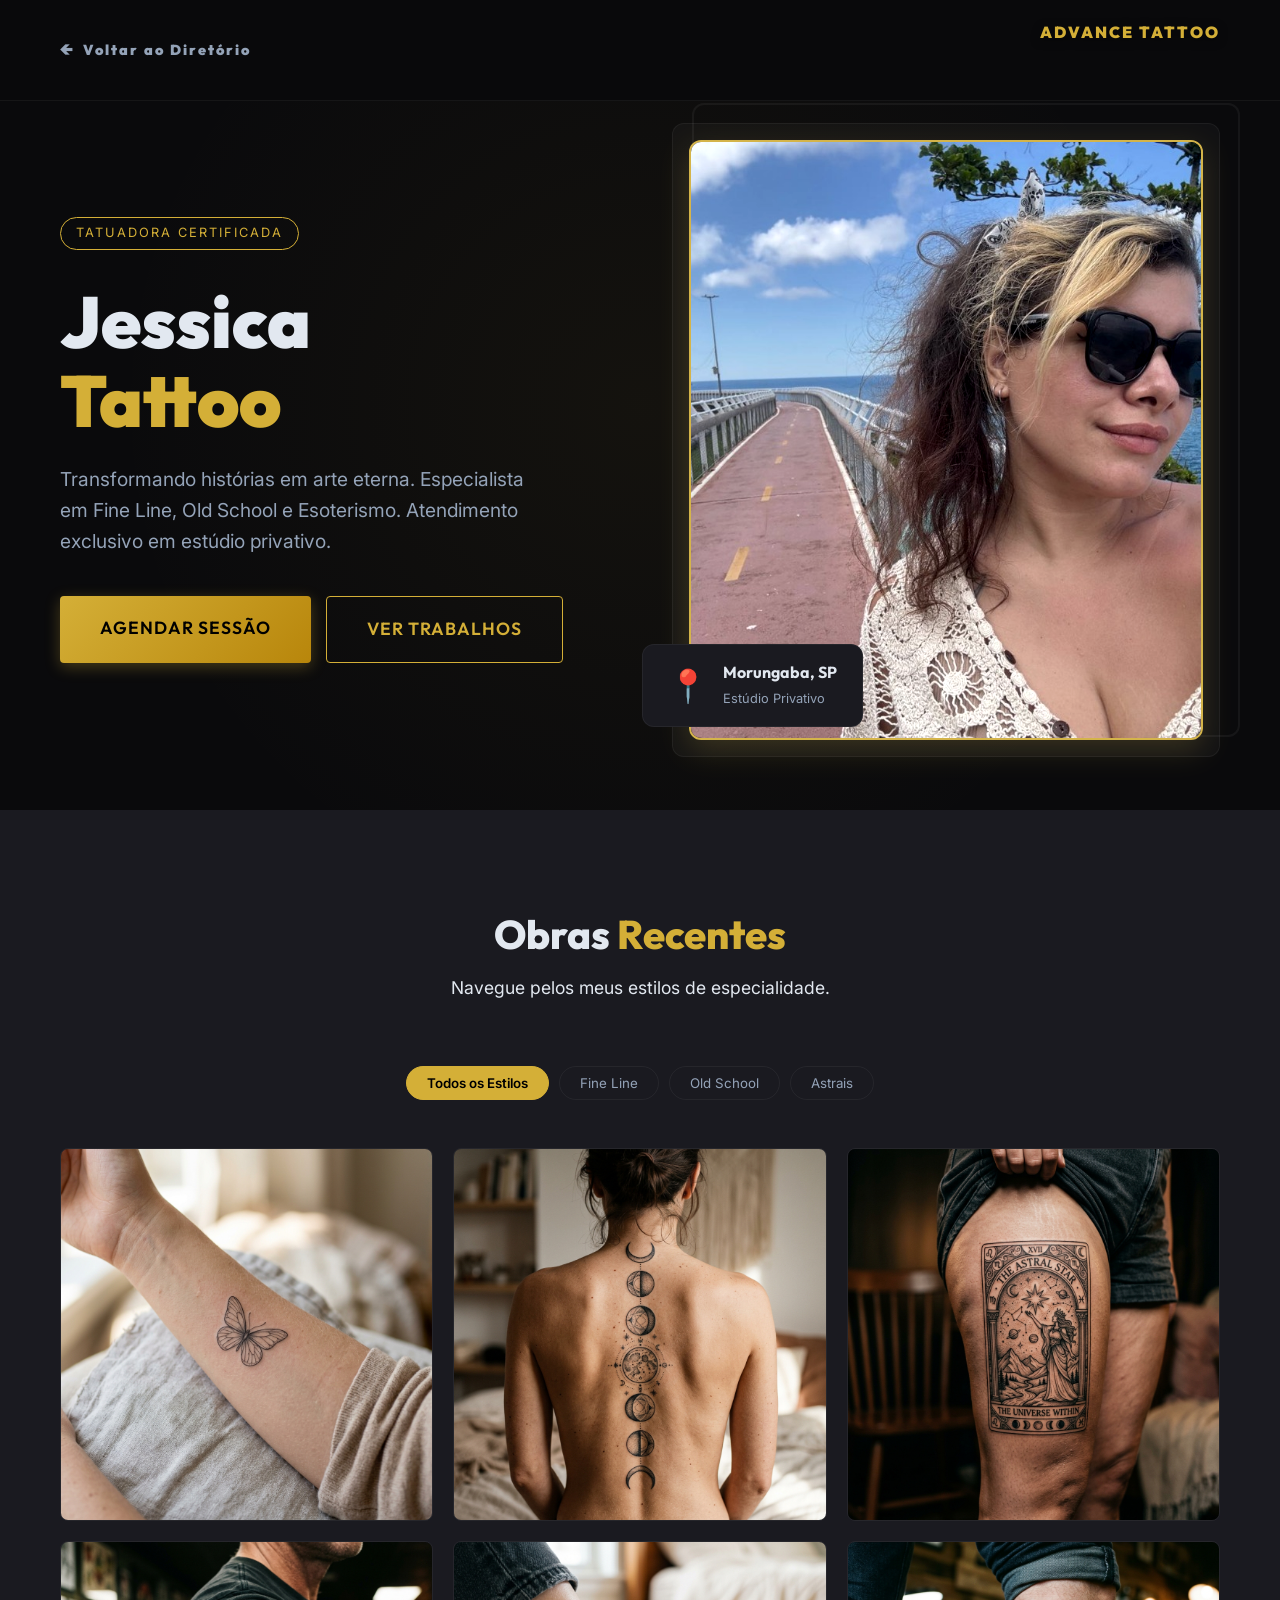
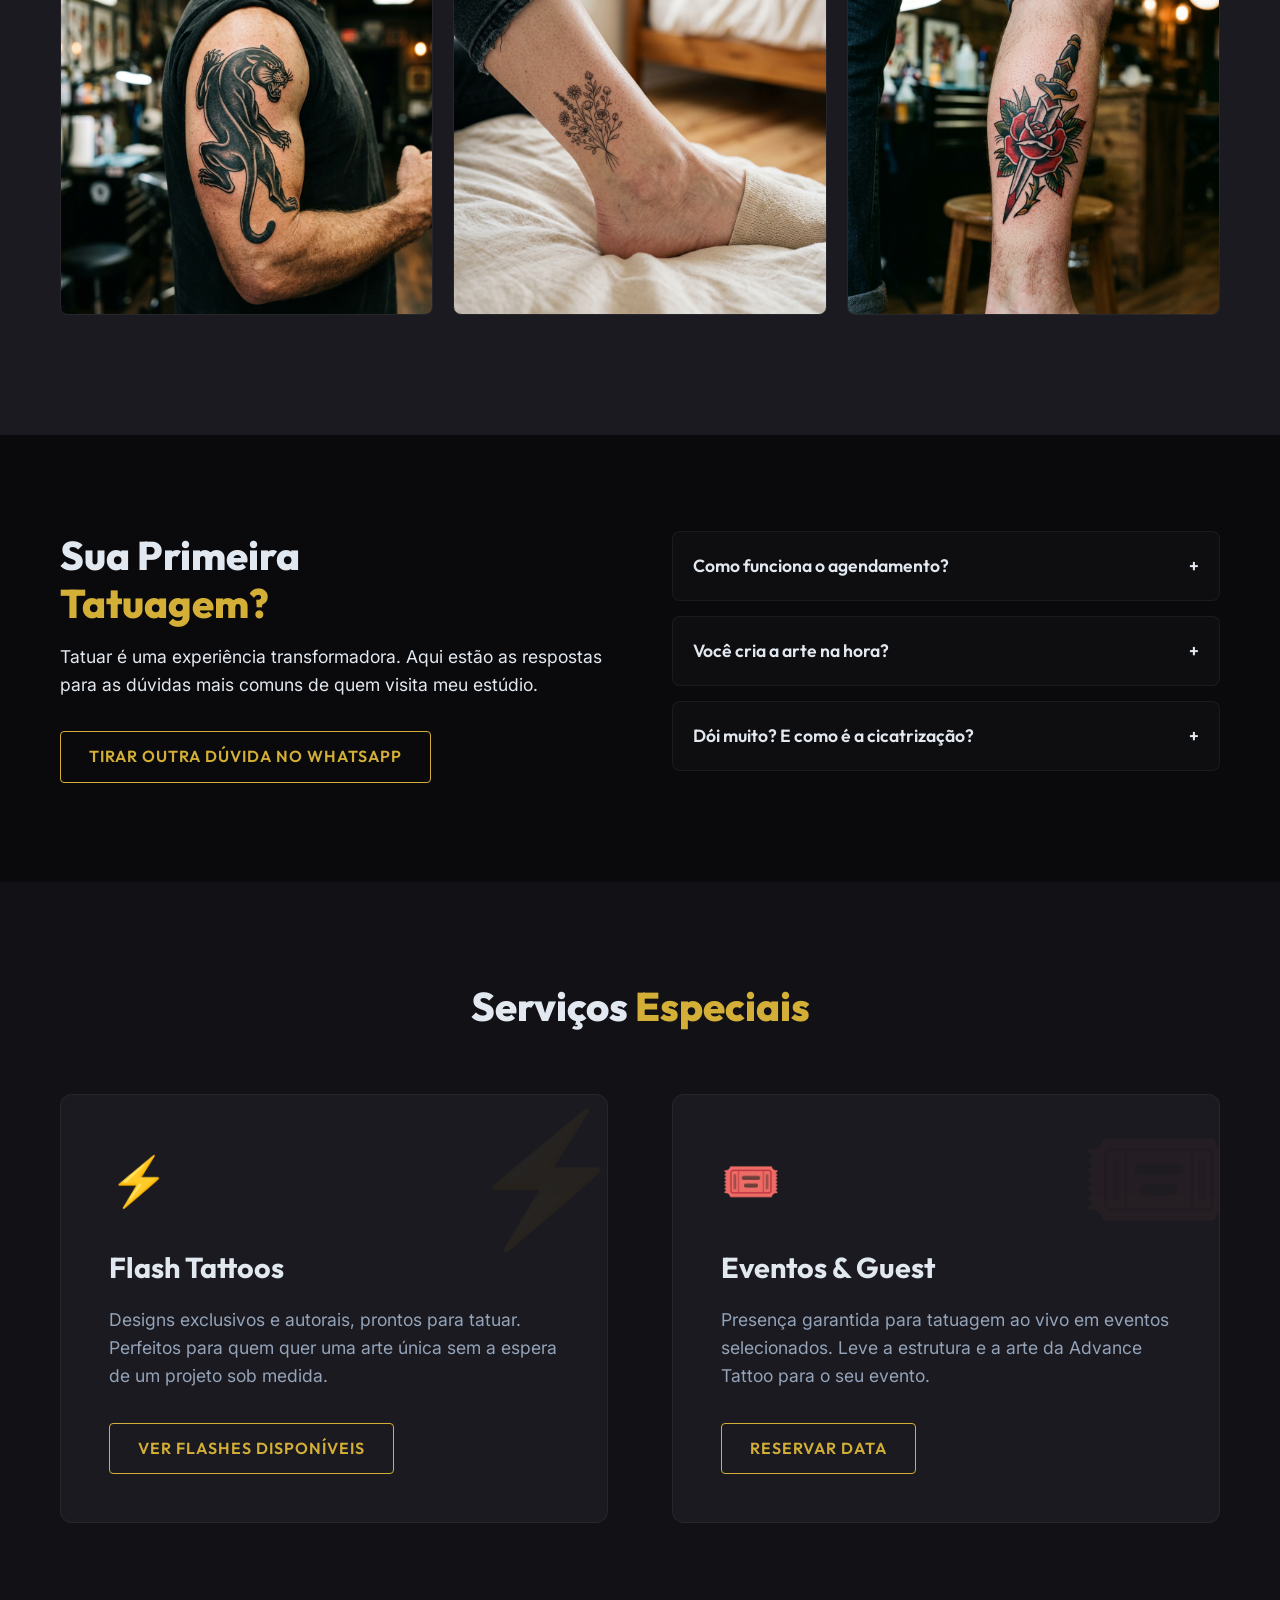
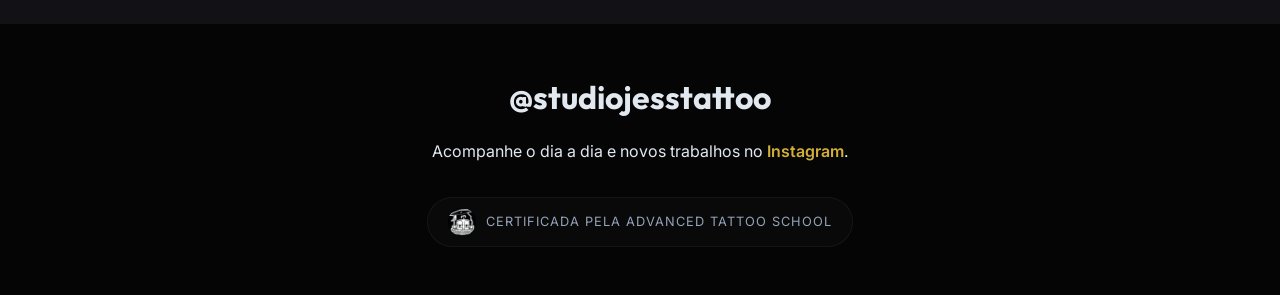
<file: jessica.html>
<!DOCTYPE html>
<html lang="pt-BR">
<head>
    <meta charset="UTF-8">
    <meta name="viewport" content="width=device-width, initial-scale=1.0">
    <title>Jessica Tattoo | Portfólio Premium</title>
    <meta name="description" content="Arte na pele. Estúdio privativo em Morungaba - SP com a tatuadora Jessica.">
    <link rel="preconnect" href="https://fonts.googleapis.com">
    <link rel="preconnect" href="https://fonts.gstatic.com" crossorigin>
    <link href="https://fonts.googleapis.com/css2?family=Inter:wght@300;400;600;800&family=Outfit:wght@700;900&display=swap" rel="stylesheet">
    <link rel="stylesheet" href="style.css">
</head>
<body>
    <header class="header" id="header" style="background: rgba(10, 10, 12, 0.95); backdrop-filter: blur(10px);">
        <div class="container header-content">
            <div class="logo">
                <a href="diretorio.html" class="logo-text" style="font-size: 0.9rem; color: var(--text-muted); display: flex; align-items: center; gap: 8px;">
                    <span style="font-size: 1.2rem;">←</span> Voltar ao Diretório
                </a>
            </div>
            <a href="index.html" class="logo-img" style="font-family: var(--font-heading); font-weight: 900; color: var(--accent-primary); letter-spacing: 2px;">ADVANCE TATTOO</a>
        </div>
    </header>

    <main>
        <!-- Hero Section Redesign -->
        <section class="portfolio-hero" style="background: radial-gradient(circle at center, rgba(212, 175, 55, 0.05) 0%, transparent 70%); min-height: 90vh; display: flex; align-items: center; padding-top: 120px;">
            <div class="container">
                <div class="grid-2 align-center" style="gap: 4rem;">
                    <div>
                        <div style="display: inline-block; padding: 5px 15px; border: 1px solid var(--accent-primary); border-radius: 30px; font-size: 0.8rem; text-transform: uppercase; letter-spacing: 2px; color: var(--accent-primary); margin-bottom: 2rem;">
                            Tatuadora Certificada
                        </div>
                        <h1 class="hero-title" style="font-size: 4.5rem; line-height: 1.1; margin-bottom: 1.5rem;">Jessica <br><span class="highlight">Tattoo</span></h1>
                        <p class="hero-subtitle" style="font-size: 1.2rem; margin-bottom: 2.5rem; color: var(--text-muted); max-width: 90%;">Transformando histórias em arte eterna. Especialista em Fine Line, Old School e Esoterismo. Atendimento exclusivo em estúdio privativo.</p>
                        
                        <div style="display: flex; gap: 15px;">
                            <a href="https://wa.me/5511985370138?text=Olá,%20gostaria%20de%20agendar%20um%20horário%20com%20a%20Jessica" target="_blank" class="btn btn-primary btn-large">Agendar Sessão</a>
                            <a href="#portfolio" class="btn btn-outline btn-large">Ver Trabalhos</a>
                        </div>
                    </div>
                    <div class="image-wrapper" style="position: relative;">
                        <!-- Decoração de Fundo -->
                        <div style="position: absolute; top: -20px; right: -20px; width: 100%; height: 100%; border: 2px solid var(--glass-border); border-radius: 12px; z-index: 0;"></div>
                        
                        <div class="glass-panel" style="padding: 1rem; position: relative; z-index: 1;">
                            <img src="assets/jessica.jpg" alt="Jessica Tattoo" class="img-fluid rounded" style="width: 100%; height: 600px; object-fit: cover; filter: grayscale(20%) contrast(110%);">
                        </div>
                        
                        <!-- Badge flutuante -->
                        <div class="glass-card" style="position: absolute; bottom: 30px; left: -30px; z-index: 2; padding: 15px 25px; display: flex; align-items: center; gap: 15px;">
                            <div style="font-size: 2rem;">📍</div>
                            <div>
                                <h4 style="margin: 0; font-family: var(--font-heading);">Morungaba, SP</h4>
                                <span style="font-size: 0.8rem; color: var(--text-muted);">Estúdio Privativo</span>
                            </div>
                        </div>
                    </div>
                </div>
            </div>
        </section>

        <!-- Galeria de Estilos Imersiva -->
        <section class="section" id="portfolio" style="background: var(--bg-tertiary);">
            <div class="container">
                <div class="text-center" style="margin-bottom: 4rem;">
                    <h2 class="section-title">Obras <span class="highlight">Recentes</span></h2>
                    <p class="text-muted" style="font-size: 1.1rem;">Navegue pelos meus estilos de especialidade.</p>
                </div>

                <div class="filter-buttons" style="margin-bottom: 3rem;">
                    <button class="filter-btn active" data-filter="all">Todos os Estilos</button>
                    <button class="filter-btn" data-filter="fine-art">Fine Line</button>
                    <button class="filter-btn" data-filter="old-school">Old School</button>
                    <button class="filter-btn" data-filter="astrais">Astrais</button>
                </div>

                <div class="masonry-grid">
                    <!-- Imagens Geradas por IA -->
                    <div class="gallery-item fine-art">
                        <img src="assets/fine1.png" alt="Fine Line Butterfly">
                        <div class="gallery-overlay">
                            <h3>Borboleta Delicada</h3>
                            <p>Fine Line & Realismo</p>
                        </div>
                    </div>
                    
                    <div class="gallery-item old-school">
                        <img src="assets/old1.png" alt="Old School Panther">
                        <div class="gallery-overlay">
                            <h3>Pantera Negra</h3>
                            <p>Tradicional Old School</p>
                        </div>
                    </div>

                    <div class="gallery-item astrais">
                        <img src="assets/astral1.png" alt="Astral Moon Phases">
                        <div class="gallery-overlay">
                            <h3>Fases da Lua</h3>
                            <p>Astrais & Dotwork</p>
                        </div>
                    </div>

                    <div class="gallery-item fine-art">
                        <img src="assets/fine2.png" alt="Fine Line Flower">
                        <div class="gallery-overlay">
                            <h3>Arranjo Botânico</h3>
                            <p>Fine Line Minimalista</p>
                        </div>
                    </div>

                    <div class="gallery-item astrais">
                        <img src="assets/astral2.png" alt="Astral Tarot">
                        <div class="gallery-overlay">
                            <h3>A Estrela (Tarot)</h3>
                            <p>Esoterismo & Textura</p>
                        </div>
                    </div>

                    <div class="gallery-item old-school">
                        <img src="assets/old2.png" alt="Old School Rose">
                        <div class="gallery-overlay">
                            <h3>Rosa e Adaga</h3>
                            <p>Tradicional Clássico</p>
                        </div>
                    </div>
                </div>
            </div>
        </section>

        <!-- Nova Seção: FAQ (Sua Primeira Tatuagem?) -->
        <section class="section" style="padding: 6rem 0;">
            <div class="container">
                <div class="grid-2" style="gap: 4rem;">
                    <div>
                        <h2 class="section-title">Sua Primeira <br><span class="highlight">Tatuagem?</span></h2>
                        <p class="text-muted" style="margin-bottom: 2rem; font-size: 1.1rem;">Tatuar é uma experiência transformadora. Aqui estão as respostas para as dúvidas mais comuns de quem visita meu estúdio.</p>
                        <a href="https://wa.me/5511985370138" target="_blank" class="btn btn-outline">Tirar outra dúvida no WhatsApp</a>
                    </div>
                    
                    <div>
                        <div class="faq-item">
                            <div class="faq-question">
                                Como funciona o agendamento?
                                <span>+</span>
                            </div>
                            <div class="faq-answer">
                                <p>Todo o processo começa com uma conversa no WhatsApp. Avaliamos a sua ideia, tamanho e local do corpo. Após a aprovação do orçamento, reservamos a sua data mediante o pagamento de um sinal.</p>
                            </div>
                        </div>

                        <div class="faq-item">
                            <div class="faq-question">
                                Você cria a arte na hora?
                                <span>+</span>
                            </div>
                            <div class="faq-answer">
                                <p>Não. Eu crio o design com antecedência baseado nas suas referências e envio para aprovação antes do dia da sessão. Apenas ajustes menores são feitos no estúdio.</p>
                            </div>
                        </div>

                        <div class="faq-item">
                            <div class="faq-question">
                                Dói muito? E como é a cicatrização?
                                <span>+</span>
                            </div>
                            <div class="faq-answer">
                                <p>A dor varia muito de pessoa para pessoa e do local do corpo. A cicatrização leva cerca de 15 a 30 dias. No fim da sessão, eu te entrego um guia completo de cuidados em PDF (o mesmo da Advanced Tattoo School) e um adesivo curativo profissional.</p>
                            </div>
                        </div>
                    </div>
                </div>
            </div>
        </section>

        <!-- Serviços Especiais -->
        <section class="section bg-darker">
            <div class="container">
                <div class="text-center" style="margin-bottom: 4rem;">
                    <h2 class="section-title">Serviços <span class="highlight">Especiais</span></h2>
                </div>
                
                <div class="grid-2">
                    <div class="glass-card" style="padding: 3rem; position: relative; overflow: hidden;">
                        <div style="position: absolute; top: -20px; right: -20px; font-size: 8rem; opacity: 0.05;">⚡</div>
                        <div class="card-icon" style="font-size: 3rem; color: var(--accent-primary); margin-bottom: 1.5rem;">⚡</div>
                        <h3 style="font-size: 1.8rem; margin-bottom: 1rem;">Flash Tattoos</h3>
                        <p style="color: var(--text-muted); font-size: 1.1rem; margin-bottom: 2rem;">Designs exclusivos e autorais, prontos para tatuar. Perfeitos para quem quer uma arte única sem a espera de um projeto sob medida.</p>
                        <a href="https://wa.me/5511985370138?text=Olá,%20gostaria%20de%20ver%20os%20Flash%20Tattoos%20disponíveis" target="_blank" class="btn btn-outline">Ver Flashes Disponíveis</a>
                    </div>

                    <div class="glass-card" style="padding: 3rem; position: relative; overflow: hidden;">
                        <div style="position: absolute; top: -20px; right: -20px; font-size: 8rem; opacity: 0.05;">🎟️</div>
                        <div class="card-icon" style="font-size: 3rem; color: var(--accent-primary); margin-bottom: 1.5rem;">🎟️</div>
                        <h3 style="font-size: 1.8rem; margin-bottom: 1rem;">Eventos & Guest</h3>
                        <p style="color: var(--text-muted); font-size: 1.1rem; margin-bottom: 2rem;">Presença garantida para tatuagem ao vivo em eventos selecionados. Leve a estrutura e a arte da Advance Tattoo para o seu evento.</p>
                        <a href="https://wa.me/5511985370138?text=Olá,%20gostaria%20de%20levar%20a%20Jessica%20para%20o%20meu%20evento" target="_blank" class="btn btn-outline">Reservar Data</a>
                    </div>
                </div>
            </div>
        </section>

    </main>

    <!-- Rodapé -->
    <footer class="footer text-center" style="padding: 3rem 0; border-top: 1px solid var(--glass-border);">
        <div class="container">
            <h3 style="font-family: var(--font-heading); font-size: 2rem; margin-bottom: 1rem;">@studiojesstattoo</h3>
            <p class="text-muted" style="font-size: 1rem; margin-bottom: 2rem;">
                Acompanhe o dia a dia e novos trabalhos no <a href="https://www.instagram.com/studiojesstattoo/" target="_blank" style="color: var(--accent-primary); font-weight: 600;">Instagram</a>.
            </p>
            <div style="display: inline-flex; align-items: center; gap: 10px; background: rgba(255, 255, 255, 0.02); padding: 10px 20px; border-radius: 30px; border: 1px solid var(--glass-border);">
                <img src="assets/logo-hub.jpg" alt="Advance Logo" style="width: 28px; height: 28px; border-radius: 50%;">
                <span style="font-size: 0.8rem; text-transform: uppercase; letter-spacing: 1px; color: var(--text-muted);">Certificada pela Advanced Tattoo School</span>
            </div>
        </div>
    </footer>

    <!-- Scripts (Galeria & FAQ) -->
    <script src="script.js"></script>
    <script>
        // Lógica simples para o FAQ
        document.querySelectorAll('.faq-question').forEach(question => {
            question.addEventListener('click', () => {
                const item = question.parentElement;
                const isActive = item.classList.contains('active');
                
                // Fecha todos
                document.querySelectorAll('.faq-item').forEach(faq => {
                    faq.classList.remove('active');
                    faq.querySelector('span').textContent = '+';
                });

                // Se não estava ativo, abre
                if (!isActive) {
                    item.classList.add('active');
                    question.querySelector('span').textContent = '−';
                }
            });
        });
    </script>
</body>
</html>
</file>
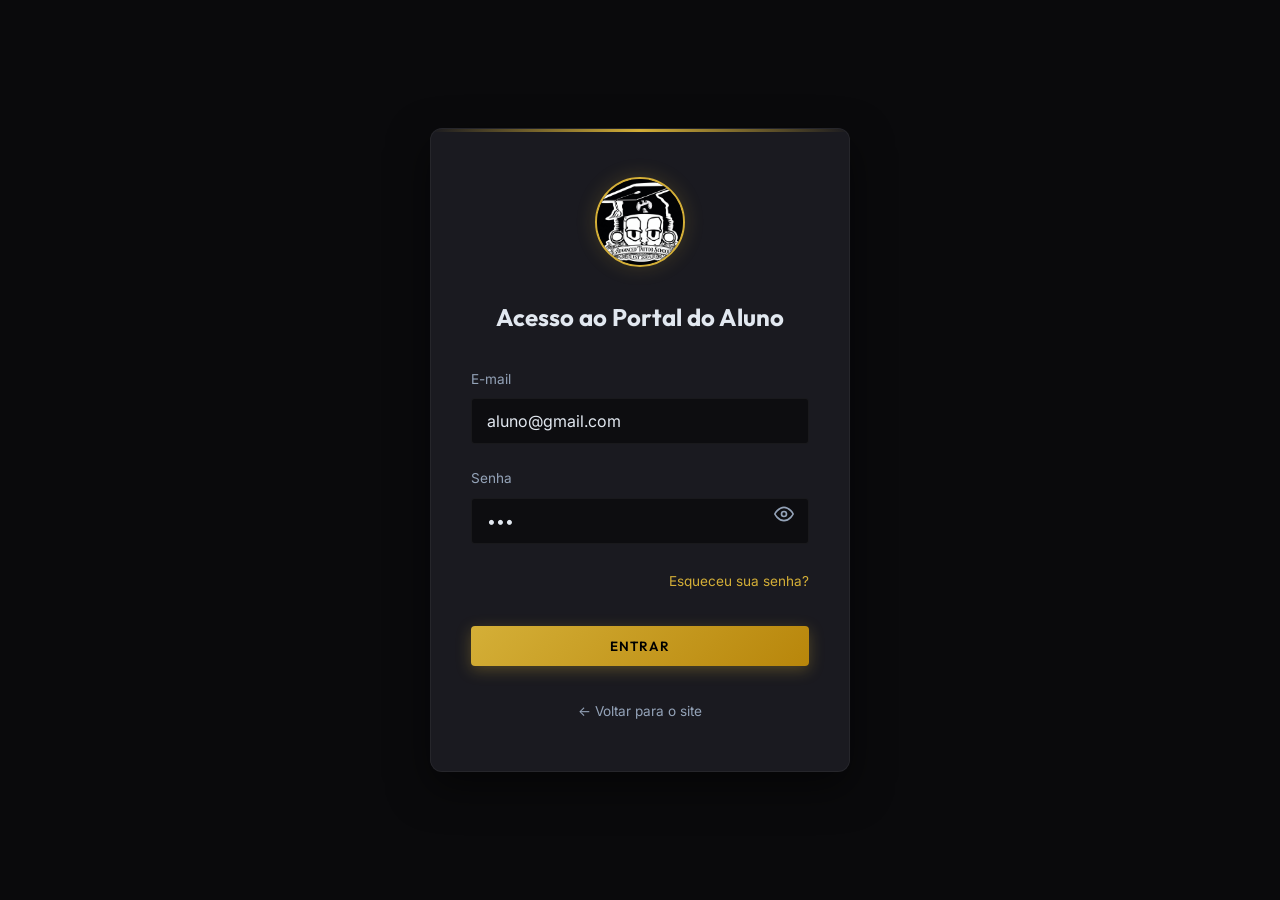
<file: login.html>
<!DOCTYPE html>
<html lang="pt-BR">
<head>
    <meta charset="UTF-8">
    <meta name="viewport" content="width=device-width, initial-scale=1.0">
    <title>Acesso ao Portal do Aluno | Advanced Tattoo School</title>
    <meta name="description" content="Login para alunos do curso Advanced Tattoo.">
    <link rel="preconnect" href="https://fonts.googleapis.com">
    <link rel="preconnect" href="https://fonts.gstatic.com" crossorigin>
    <link href="https://fonts.googleapis.com/css2?family=Inter:wght@300;400;600;800&family=Outfit:wght@700;900&display=swap" rel="stylesheet">
    <link rel="stylesheet" href="style.css">
</head>
<body class="login-page">

    <div class="login-container glass-panel">
        <img src="assets/logo-hub.jpg" alt="Logo Advanced" class="login-logo">
        <h1 class="login-title" style="font-family: var(--font-heading); font-size: 1.5rem; margin-bottom: 2rem;">Acesso ao Portal do Aluno</h1>
        
        <form action="portal.html" method="GET">
            <div class="input-group">
                <label for="email">E-mail</label>
                <input type="email" id="email" class="input-field" placeholder="seu@email.com" value="aluno@gmail.com" required>
            </div>
            
            <div class="input-group">
                <label for="password">Senha</label>
                <input type="password" id="password" class="input-field" placeholder="••••••••" value="123" required>
                <!-- Eye Icon SVG -->
                <svg class="eye-icon" width="20" height="20" viewBox="0 0 24 24" fill="none" stroke="currentColor" stroke-width="2" stroke-linecap="round" stroke-linejoin="round" style="position: absolute; right: 15px; top: 36px; color: var(--text-muted); cursor: pointer;">
                    <path d="M1 12s4-8 11-8 11 8 11 8-4 8-11 8-11-8-11-8z"></path>
                    <circle cx="12" cy="12" r="3"></circle>
                </svg>
            </div>
            
            <div style="text-align: right; margin-bottom: 2rem;">
                <a href="#" style="font-size: 0.85rem; color: var(--accent-primary);">Esqueceu sua senha?</a>
            </div>
            
            <button type="submit" class="btn btn-primary" style="width: 100%;">Entrar</button>
        </form>
        
        <div style="margin-top: 2rem;">
            <a href="index.html" style="font-size: 0.85rem; color: var(--text-muted);">← Voltar para o site</a>
        </div>
    </div>

</body>
</html>
</file>
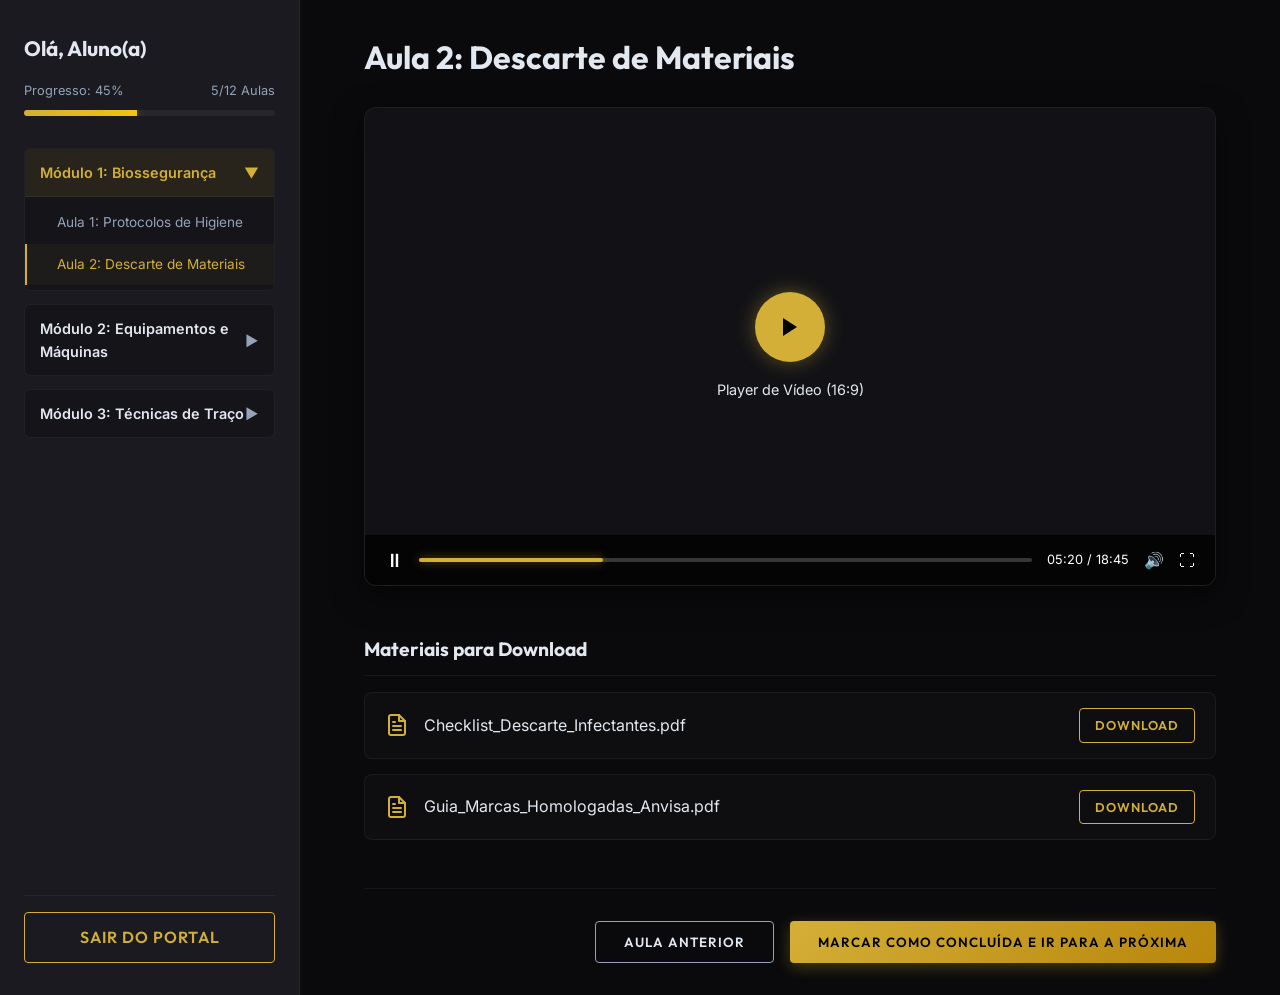
<file: portal.html>
<!DOCTYPE html>
<html lang="pt-BR">
<head>
    <meta charset="UTF-8">
    <meta name="viewport" content="width=device-width, initial-scale=1.0">
    <title>Dashboard de Aulas | Portal do Aluno</title>
    <link rel="preconnect" href="https://fonts.googleapis.com">
    <link rel="preconnect" href="https://fonts.gstatic.com" crossorigin>
    <link href="https://fonts.googleapis.com/css2?family=Inter:wght@300;400;600;800&family=Outfit:wght@700;900&display=swap" rel="stylesheet">
    <link rel="stylesheet" href="style.css">
</head>
<body>

    <div class="lms-layout">
        
        <!-- Sidebar Menu -->
        <aside class="lms-sidebar glass-panel" style="border-radius: 0; border-top: none; border-bottom: none; border-left: none;">
            <h2 class="lms-greeting">Olá, Aluno(a)</h2>
            
            <div class="progress-container">
                <div class="progress-text">
                    <span>Progresso: 45%</span>
                    <span>5/12 Aulas</span>
                </div>
                <div class="progress-bar-bg">
                    <div class="progress-bar-fill"></div>
                </div>
            </div>

            <div class="module-list">
                <!-- Module 1 -->
                <div class="module-item active">
                    <div class="module-header">
                        Módulo 1: Biossegurança
                        <span style="color: var(--accent-primary);">▼</span>
                    </div>
                    <div class="module-content">
                        <a href="#" class="lesson-link">Aula 1: Protocolos de Higiene</a>
                        <a href="#" class="lesson-link active">Aula 2: Descarte de Materiais</a>
                    </div>
                </div>
                
                <!-- Module 2 -->
                <div class="module-item">
                    <div class="module-header">
                        Módulo 2: Equipamentos e Máquinas
                        <span style="color: var(--text-muted);">▶</span>
                    </div>
                    <div class="module-content">
                        <a href="#" class="lesson-link">Aula 1: Máquinas de Bobina vs Pen</a>
                        <a href="#" class="lesson-link">Aula 2: Montagem e Regulagem</a>
                    </div>
                </div>

                <!-- Module 3 -->
                <div class="module-item">
                    <div class="module-header">
                        Módulo 3: Técnicas de Traço
                        <span style="color: var(--text-muted);">▶</span>
                    </div>
                    <div class="module-content">
                        <a href="#" class="lesson-link">Aula 1: Traço Fino (Fine Line)</a>
                        <a href="#" class="lesson-link">Aula 2: Bold Line</a>
                    </div>
                </div>
            </div>

            <div style="margin-top: auto; padding-top: 1rem; border-top: 1px solid var(--glass-border);">
                <a href="index.html" class="btn btn-outline" style="display: block; text-align: center; width: 100%;">Sair do Portal</a>
            </div>
        </aside>

        <!-- Main Content -->
        <main class="lms-main">
            <h1 class="lesson-title">Aula 2: Descarte de Materiais</h1>
            
            <!-- Video Player Placeholder -->
            <div class="video-placeholder">
                <div class="play-icon">
                    <!-- Play SVG -->
                    <svg width="24" height="24" viewBox="0 0 24 24" fill="#000" xmlns="http://www.w3.org/2000/svg">
                        <path d="M5 3l14 9-14 9V3z"/>
                    </svg>
                </div>
                <p class="text-muted" style="font-size: 0.9rem;">Player de Vídeo (16:9)</p>
                
                <!-- Controls bar placeholder -->
                <div class="video-controls">
                    <div style="display: flex; gap: 15px; align-items: center; width: 100%;">
                        <span style="color: white; font-size: 1.2rem; cursor: pointer;">⏸</span>
                        <div style="flex: 1; height: 4px; background: rgba(255,255,255,0.2); border-radius: 2px; position: relative;">
                            <div style="position: absolute; top: 0; left: 0; height: 100%; width: 30%; background: var(--accent-primary); border-radius: 2px; box-shadow: 0 0 10px rgba(212, 175, 55, 0.5);"></div>
                        </div>
                        <span style="color: white; font-size: 0.8rem;">05:20 / 18:45</span>
                        <span style="color: white; cursor: pointer;">🔊</span>
                        <span style="color: white; cursor: pointer;">⛶</span>
                    </div>
                </div>
            </div>

            <!-- Materiais Complementares -->
            <section style="margin-bottom: 3rem;">
                <h3 style="font-family: var(--font-heading); font-size: 1.2rem; margin-bottom: 1rem; padding-bottom: 10px; border-bottom: 1px solid var(--glass-border);">Materiais para Download</h3>
                
                <div class="material-card">
                    <div style="display: flex; align-items: center; gap: 15px;">
                        <!-- PDF Icon -->
                        <svg width="24" height="24" viewBox="0 0 24 24" fill="none" stroke="var(--accent-primary)" stroke-width="2" stroke-linecap="round" stroke-linejoin="round">
                            <path d="M14 2H6a2 2 0 0 0-2 2v16a2 2 0 0 0 2 2h12a2 2 0 0 0 2-2V8z"></path>
                            <polyline points="14 2 14 8 20 8"></polyline>
                            <line x1="16" y1="13" x2="8" y2="13"></line>
                            <line x1="16" y1="17" x2="8" y2="17"></line>
                            <polyline points="10 9 9 9 8 9"></polyline>
                        </svg>
                        <span>Checklist_Descarte_Infectantes.pdf</span>
                    </div>
                    <a href="#" class="btn btn-outline" style="padding: 6px 15px; font-size: 0.8rem;">Download</a>
                </div>

                <div class="material-card">
                    <div style="display: flex; align-items: center; gap: 15px;">
                        <svg width="24" height="24" viewBox="0 0 24 24" fill="none" stroke="var(--accent-primary)" stroke-width="2" stroke-linecap="round" stroke-linejoin="round">
                            <path d="M14 2H6a2 2 0 0 0-2 2v16a2 2 0 0 0 2 2h12a2 2 0 0 0 2-2V8z"></path>
                            <polyline points="14 2 14 8 20 8"></polyline>
                            <line x1="16" y1="13" x2="8" y2="13"></line>
                            <line x1="16" y1="17" x2="8" y2="17"></line>
                            <polyline points="10 9 9 9 8 9"></polyline>
                        </svg>
                        <span>Guia_Marcas_Homologadas_Anvisa.pdf</span>
                    </div>
                    <a href="#" class="btn btn-outline" style="padding: 6px 15px; font-size: 0.8rem;">Download</a>
                </div>
            </section>

            <!-- Navigation -->
            <div style="display: flex; justify-content: flex-end; gap: 1rem; padding-top: 2rem; border-top: 1px solid var(--glass-border);">
                <button class="btn btn-secondary">Aula Anterior</button>
                <button class="btn btn-primary">Marcar como Concluída e Ir para a Próxima</button>
            </div>

        </main>

    </div>

    <!-- Simple JS for the Accordion Menu -->
    <script>
        document.querySelectorAll('.module-header').forEach(header => {
            header.addEventListener('click', () => {
                const item = header.parentElement;
                const icon = header.querySelector('span');
                
                if (item.classList.contains('active')) {
                    item.classList.remove('active');
                    icon.textContent = '▶';
                    icon.style.color = 'var(--text-muted)';
                } else {
                    item.classList.add('active');
                    icon.textContent = '▼';
                    icon.style.color = 'var(--accent-primary)';
                }
            });
        });
    </script>
</body>
</html>
</file>
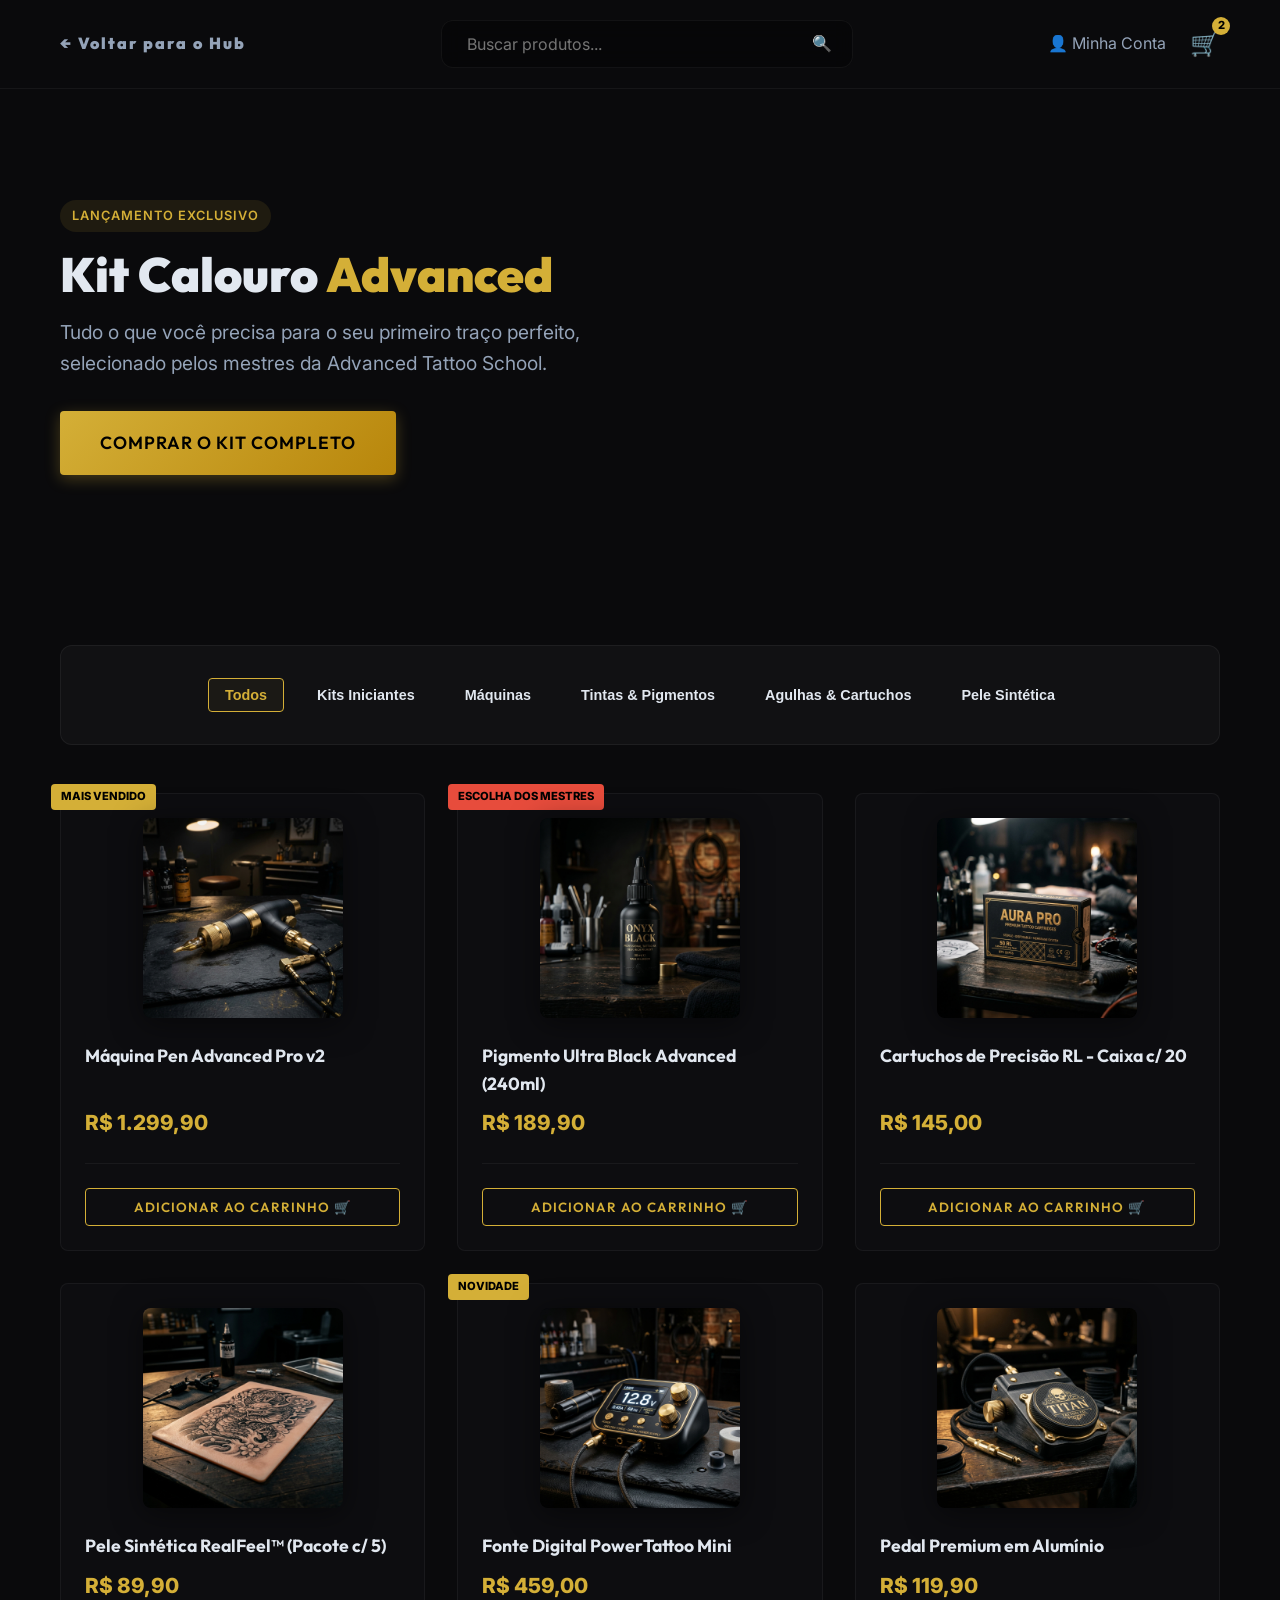
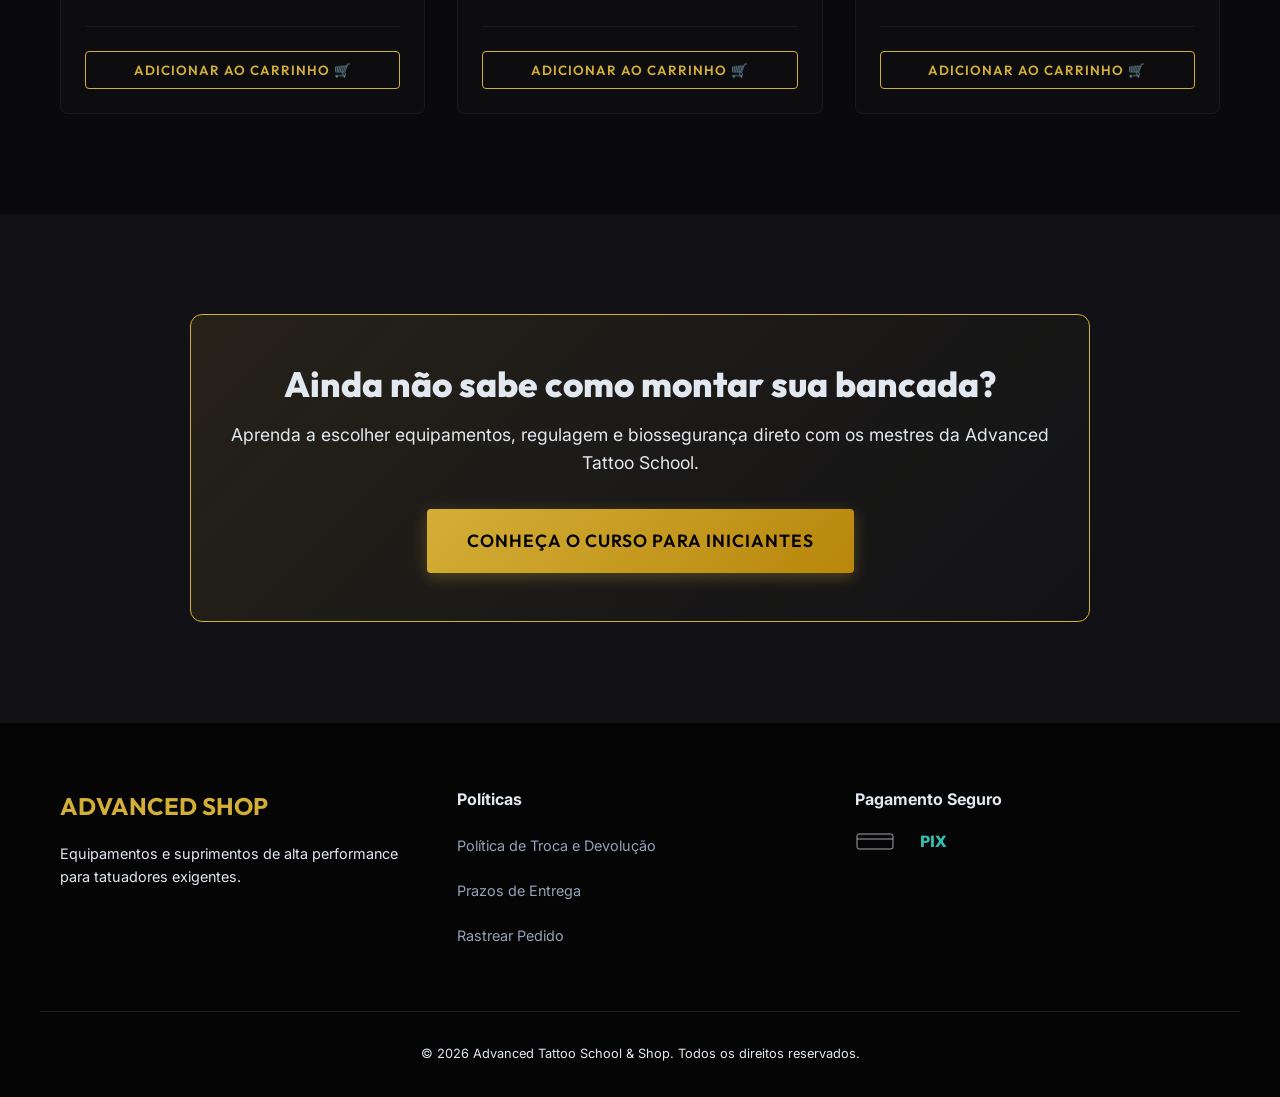
<file: shop.html>
<!DOCTYPE html>
<html lang="pt-BR">
<head>
    <meta charset="UTF-8">
    <meta name="viewport" content="width=device-width, initial-scale=1.0">
    <title>Advanced Shop | Equipamentos de Elite</title>
    <meta name="description" content="E-commerce oficial da Advanced Tattoo School. Compre máquinas, tintas e kits para iniciantes.">
    <link rel="preconnect" href="https://fonts.googleapis.com">
    <link rel="preconnect" href="https://fonts.gstatic.com" crossorigin>
    <link href="https://fonts.googleapis.com/css2?family=Inter:wght@300;400;600;800&family=Outfit:wght@700;900&display=swap" rel="stylesheet">
    <link rel="stylesheet" href="style.css">
</head>
<body>
    <header class="header" id="header" style="background: var(--bg-main);">
        <div class="container header-content">
            <div class="logo">
                <a href="index.html" class="logo-text" style="font-size: 1rem; color: var(--text-muted);">
                    ← Voltar para o Hub
                </a>
            </div>
            
            <div class="search-bar-container" style="flex: 0.5; margin: 0; padding: 5px 10px; background: rgba(0,0,0,0.3);">
                <input type="text" class="search-input" placeholder="Buscar produtos..." style="padding: 8px 15px; background: transparent; border: none;">
                <span style="cursor:pointer; padding-right:10px;">🔍</span>
            </div>

            <div class="shop-header-icons">
                <div class="cart-icon-wrapper" style="color: var(--text-muted); cursor: pointer;">
                    👤 Minha Conta
                </div>
                <div class="cart-icon-wrapper" style="font-size: 1.5rem;">
                    🛒
                    <div class="cart-badge">2</div>
                </div>
            </div>
        </div>
    </header>

    <main style="padding-top: 100px;">
        <!-- Hero Banner E-commerce -->
        <section class="portfolio-hero" style="background: linear-gradient(to right, rgba(10, 10, 12, 0.95), rgba(10, 10, 12, 0.5)), url('https://images.unsplash.com/photo-1598371839696-5c5bb00bdc28?auto=format&fit=crop&q=80&w=2000') center/cover; padding: 100px 0;">
            <div class="container">
                <div style="max-width: 600px;">
                    <span class="badge">LANÇAMENTO EXCLUSIVO</span>
                    <h1 class="hero-title" style="font-size: 3rem; margin-bottom: 1rem;">Kit Calouro <span class="highlight">Advanced</span></h1>
                    <p class="hero-subtitle" style="font-size: 1.2rem; margin-bottom: 2rem;">Tudo o que você precisa para o seu primeiro traço perfeito, selecionado pelos mestres da Advanced Tattoo School.</p>
                    <a href="#" class="btn btn-primary btn-large">Comprar o Kit Completo</a>
                </div>
            </div>
        </section>

        <section class="section pt-0" style="margin-top: -30px; position: relative; z-index: 10;">
            <div class="container">
                <!-- Barra de Categorias -->
                <div class="shop-categories glass-panel">
                    <button class="shop-cat-btn active">Todos</button>
                    <button class="shop-cat-btn">Kits Iniciantes</button>
                    <button class="shop-cat-btn">Máquinas</button>
                    <button class="shop-cat-btn">Tintas & Pigmentos</button>
                    <button class="shop-cat-btn">Agulhas & Cartuchos</button>
                    <button class="shop-cat-btn">Pele Sintética</button>
                </div>

                <!-- Grade de Produtos -->
                <div class="grid-3" style="gap: 2rem;">
                    
                    <!-- Produto 1 -->
                    <div class="product-card">
                        <div class="product-badge">Mais Vendido</div>
                        <div class="product-img-wrapper">
                            <img src="assets/machine.png" alt="Máquina Pen Advanced" class="product-img" style="border-radius: 8px;">
                        </div>
                        <h3 class="product-title">Máquina Pen Advanced Pro v2</h3>
                        <div class="product-price">R$ 1.299,90</div>
                        <div class="product-footer">
                            <button class="btn btn-outline w-100" style="padding: 10px;">Adicionar ao Carrinho 🛒</button>
                        </div>
                    </div>

                    <!-- Produto 2 -->
                    <div class="product-card">
                        <div class="product-badge" style="background: #e74c3c;">Escolha dos Mestres</div>
                        <div class="product-img-wrapper">
                            <img src="assets/ink.png" alt="Kit Tinta Black" class="product-img" style="border-radius: 8px;">
                        </div>
                        <h3 class="product-title">Pigmento Ultra Black Advanced (240ml)</h3>
                        <div class="product-price">R$ 189,90</div>
                        <div class="product-footer">
                            <button class="btn btn-outline w-100" style="padding: 10px;">Adicionar ao Carrinho 🛒</button>
                        </div>
                    </div>

                    <!-- Produto 3 -->
                    <div class="product-card">
                        <div class="product-img-wrapper">
                            <img src="assets/cartridges.png" alt="Cartuchos" class="product-img" style="border-radius: 8px;">
                        </div>
                        <h3 class="product-title">Cartuchos de Precisão RL - Caixa c/ 20</h3>
                        <div class="product-price">R$ 145,00</div>
                        <div class="product-footer">
                            <button class="btn btn-outline w-100" style="padding: 10px;">Adicionar ao Carrinho 🛒</button>
                        </div>
                    </div>

                    <!-- Produto 4 -->
                    <div class="product-card">
                        <div class="product-img-wrapper">
                            <img src="assets/skin.png" alt="Pele Sintetica" class="product-img" style="border-radius: 8px;">
                        </div>
                        <h3 class="product-title">Pele Sintética RealFeel™ (Pacote c/ 5)</h3>
                        <div class="product-price">R$ 89,90</div>
                        <div class="product-footer">
                            <button class="btn btn-outline w-100" style="padding: 10px;">Adicionar ao Carrinho 🛒</button>
                        </div>
                    </div>

                    <!-- Produto 5 -->
                    <div class="product-card">
                        <div class="product-badge">Novidade</div>
                        <div class="product-img-wrapper">
                            <img src="assets/power.png" alt="Fonte Power" class="product-img" style="border-radius: 8px;">
                        </div>
                        <h3 class="product-title">Fonte Digital PowerTattoo Mini</h3>
                        <div class="product-price">R$ 459,00</div>
                        <div class="product-footer">
                            <button class="btn btn-outline w-100" style="padding: 10px;">Adicionar ao Carrinho 🛒</button>
                        </div>
                    </div>

                    <!-- Produto 6 -->
                    <div class="product-card">
                        <div class="product-img-wrapper">
                            <img src="assets/pedal.png" alt="Pedal" class="product-img" style="border-radius: 8px;">
                        </div>
                        <h3 class="product-title">Pedal Premium em Alumínio</h3>
                        <div class="product-price">R$ 119,90</div>
                        <div class="product-footer">
                            <button class="btn btn-outline w-100" style="padding: 10px;">Adicionar ao Carrinho 🛒</button>
                        </div>
                    </div>

                </div>
            </div>
        </section>

        <!-- Banner de Integração (Cross-sell) -->
        <section class="section bg-darker">
            <div class="container text-center">
                <div class="conversion-banner" style="margin: 0 auto;">
                    <h2 class="section-title" style="font-size: 2.2rem;">Ainda não sabe como montar sua bancada?</h2>
                    <p class="text-muted" style="margin-bottom: 2rem; font-size: 1.1rem;">Aprenda a escolher equipamentos, regulagem e biossegurança direto com os mestres da Advanced Tattoo School.</p>
                    <a href="iniciantes.html" class="btn btn-primary btn-large">Conheça o Curso para Iniciantes</a>
                </div>
            </div>
        </section>
    </main>

    <!-- Rodapé E-commerce -->
    <footer class="footer" style="padding: 4rem 0 2rem; border-top: 1px solid var(--glass-border);">
        <div class="container grid-3" style="gap: 2rem;">
            <div>
                <h3 style="font-family: var(--font-heading); margin-bottom: 1rem; font-size: 1.5rem; color: var(--accent-primary);">ADVANCED SHOP</h3>
                <p class="text-muted" style="font-size: 0.9rem;">Equipamentos e suprimentos de alta performance para tatuadores exigentes.</p>
            </div>
            
            <div>
                <h4 style="margin-bottom: 1rem;">Políticas</h4>
                <ul class="footer-links" style="line-height: 2;">
                    <li><a href="#">Política de Troca e Devolução</a></li>
                    <li><a href="#">Prazos de Entrega</a></li>
                    <li><a href="#">Rastrear Pedido</a></li>
                </ul>
            </div>

            <div>
                <h4 style="margin-bottom: 1rem;">Pagamento Seguro</h4>
                <div class="payment-icons" style="display: flex; gap: 15px;">
                    <!-- SVG Placeholders para Cartões/Pix -->
                    <svg width="40" height="25" viewBox="0 0 40 25" fill="none" stroke="currentColor" stroke-width="1"><rect x="2" y="5" width="36" height="15" rx="2" ry="2"></rect><line x1="2" y1="10" x2="38" y2="10"></line></svg>
                    <span style="font-family: var(--font-heading); font-weight: 800; color: #32BCAD;">PIX</span>
                </div>
            </div>
        </div>
        <div class="container text-center mt-5" style="border-top: 1px solid rgba(255,255,255,0.1); padding-top: 2rem;">
            <p class="text-muted" style="font-size: 0.8rem;">&copy; 2026 Advanced Tattoo School & Shop. Todos os direitos reservados.</p>
        </div>
    </footer>

    <script src="script.js"></script>
</body>
</html>
</file>
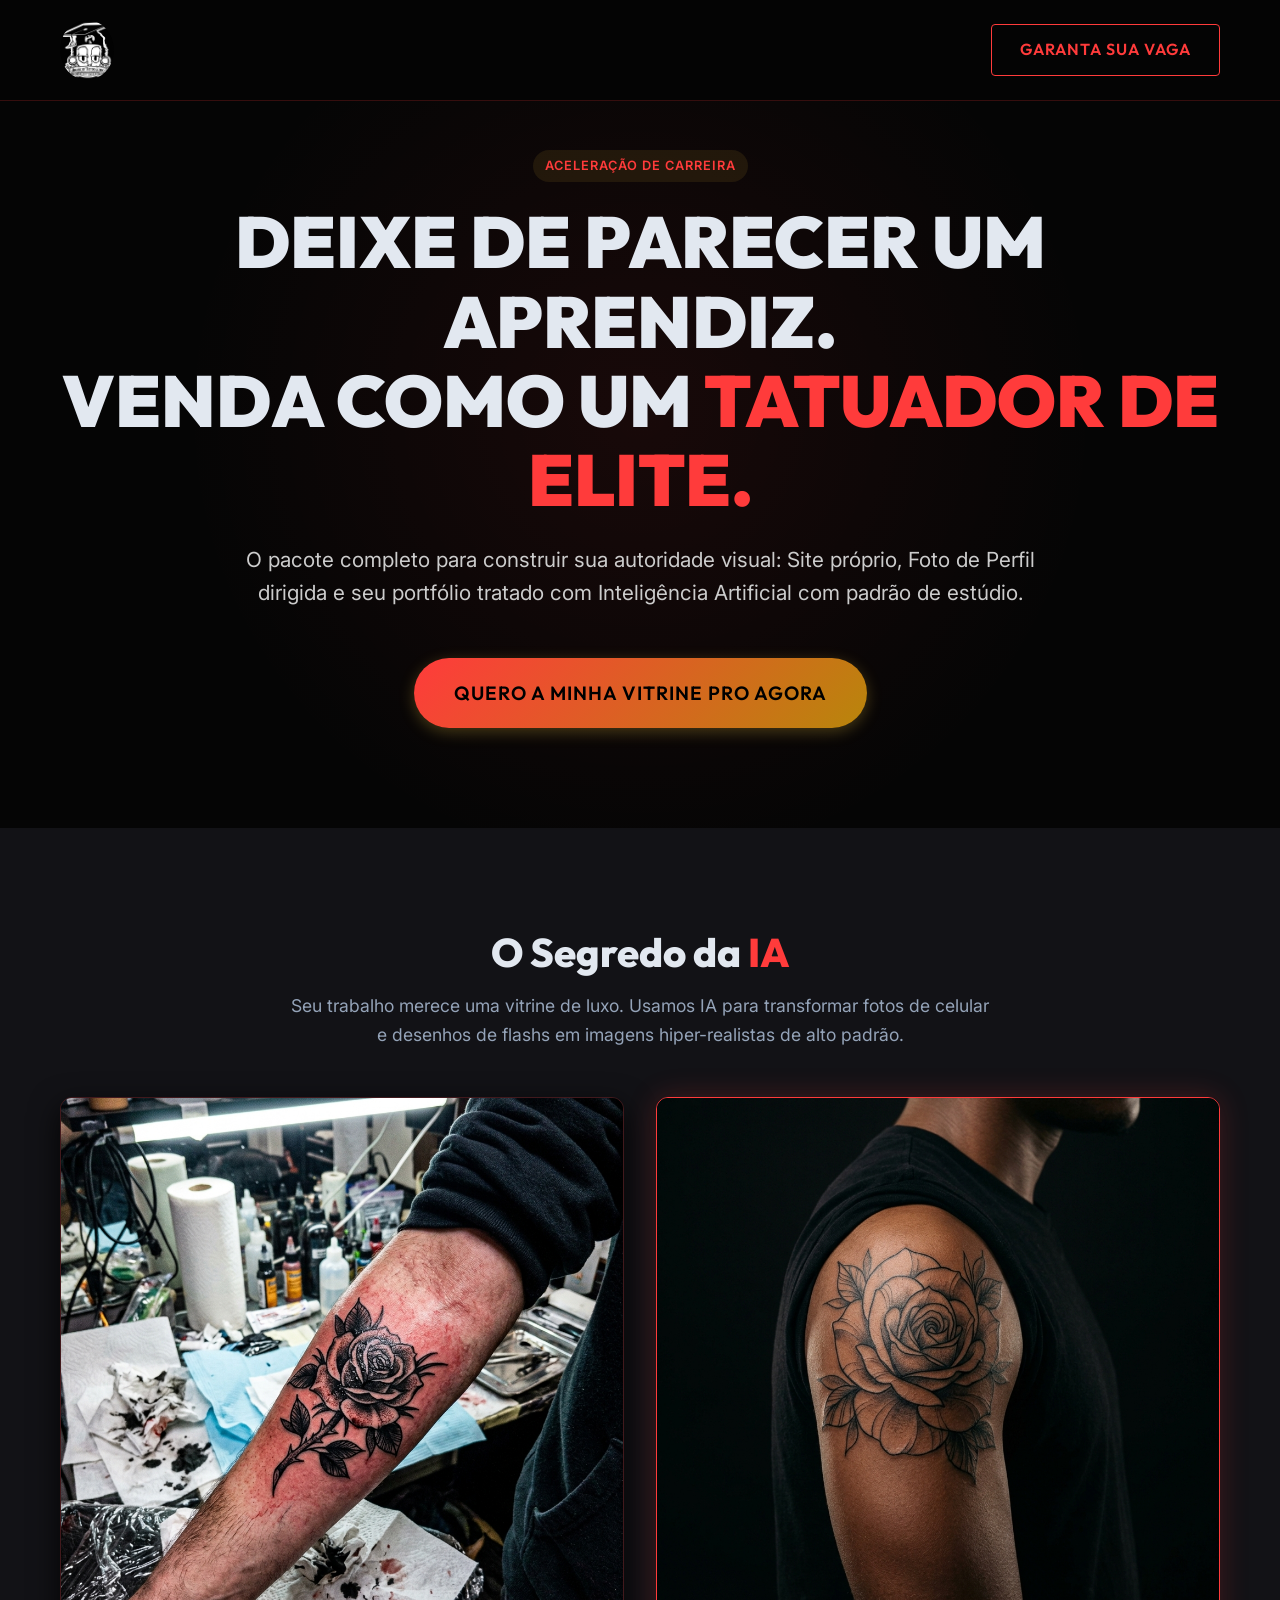
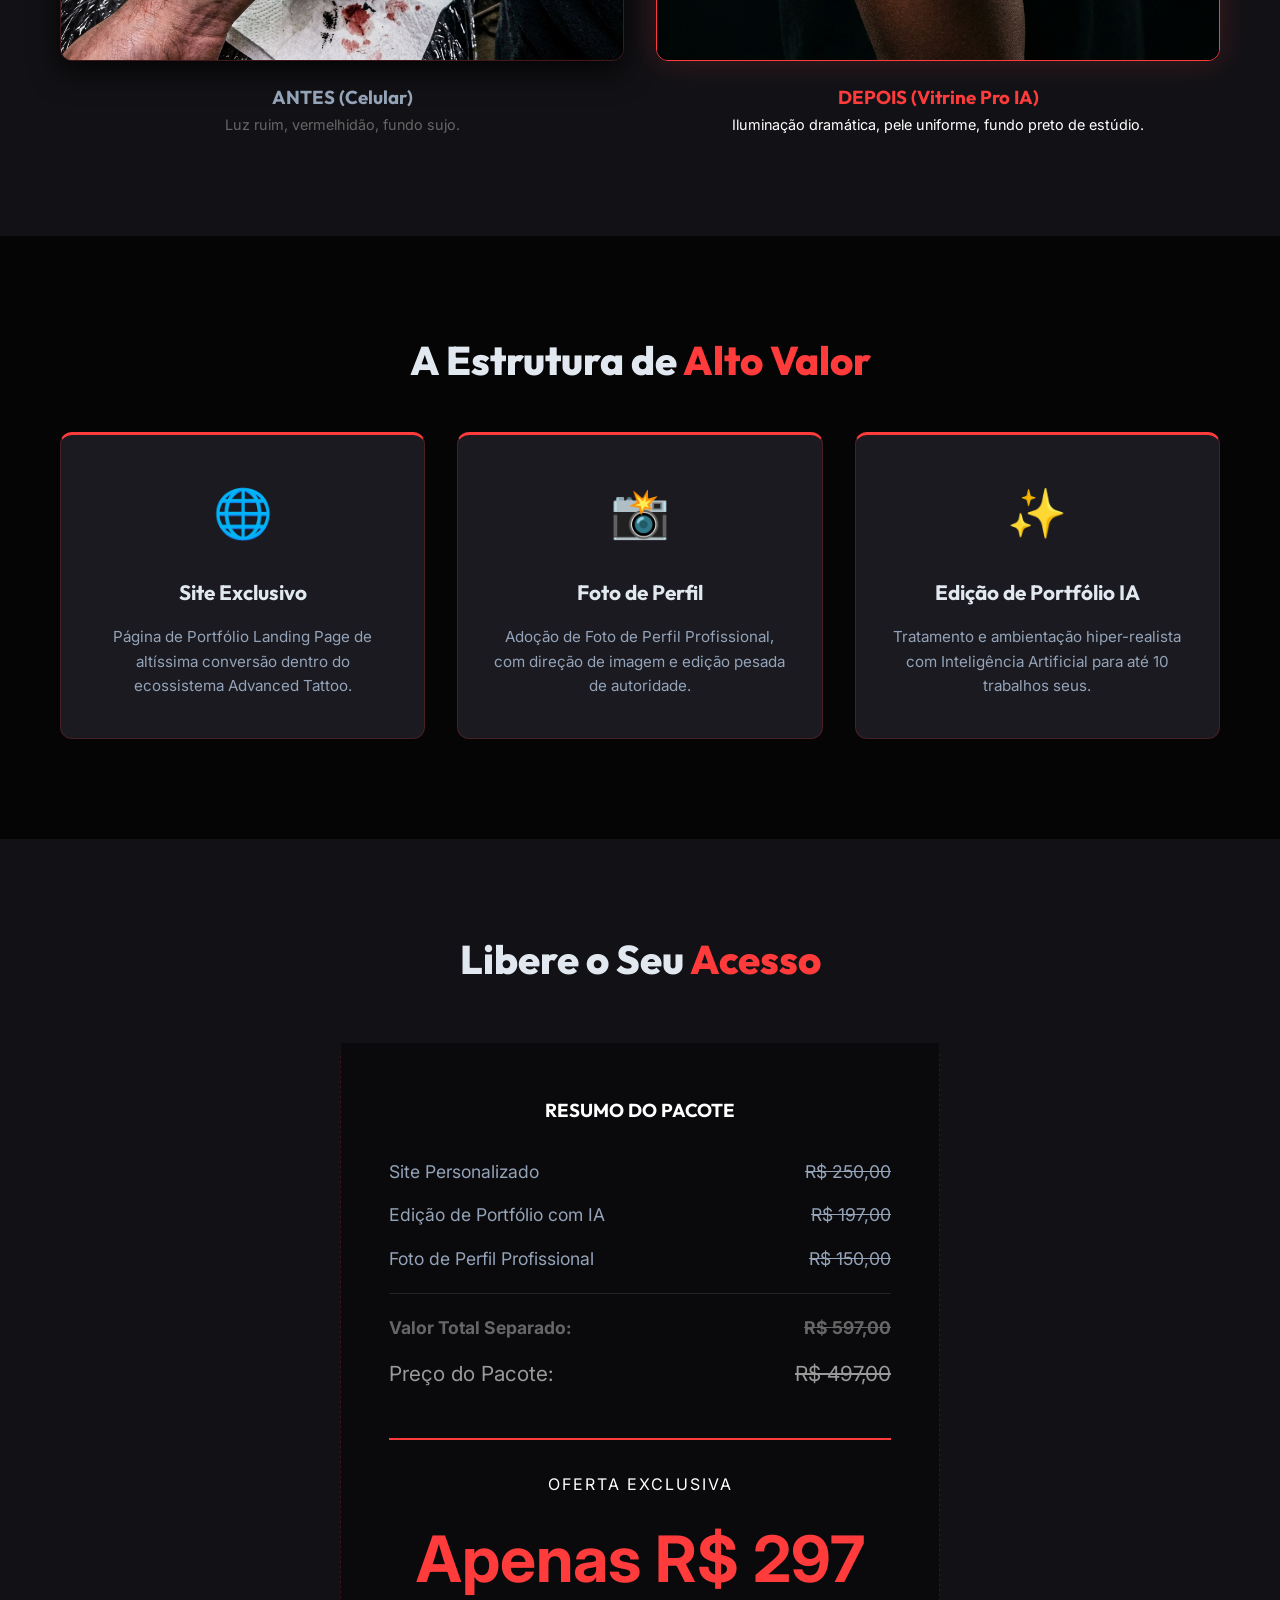
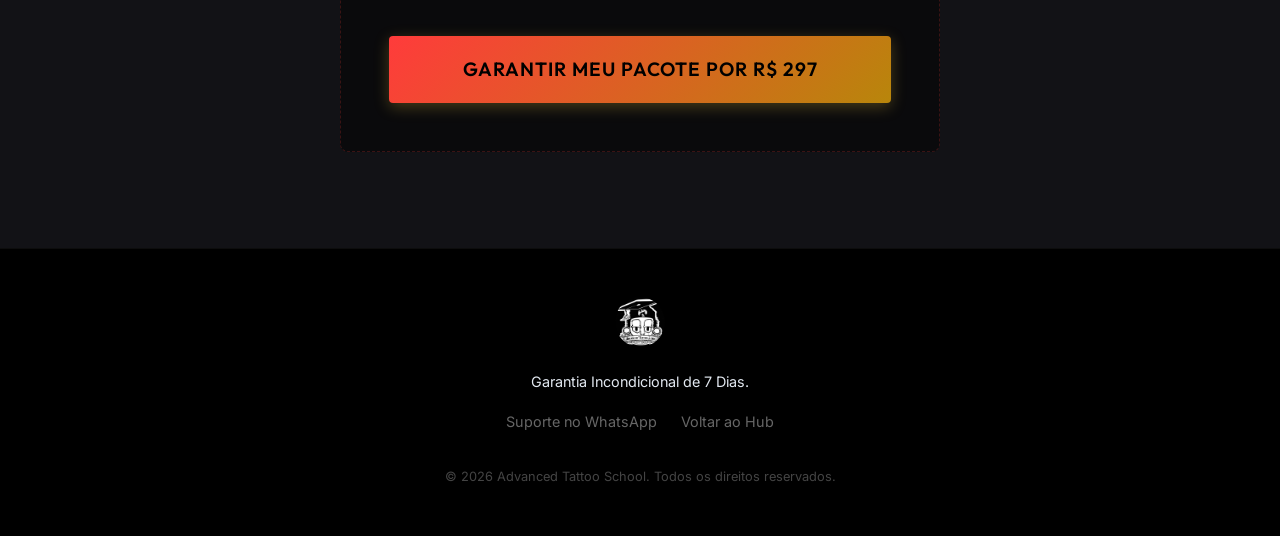
<file: vitrine-pro.html>
<!DOCTYPE html>
<html lang="pt-BR">

<head>
    <meta charset="UTF-8">
    <meta name="viewport" content="width=device-width, initial-scale=1.0">
    <title>Pacote Vitrine Pro | Advanced Tattoo</title>
    <meta name="description" content="Eleve seu nível. Site, Fotos com IA e Posicionamento para Tatuadores de Elite.">
    <link rel="preconnect" href="https://fonts.googleapis.com">
    <link rel="preconnect" href="https://fonts.gstatic.com" crossorigin>
    <link
        href="https://fonts.googleapis.com/css2?family=Inter:wght@300;400;600;800&family=Outfit:wght@700;900&display=swap"
        rel="stylesheet">
    <link rel="stylesheet" href="style.css">
    <style>
        /* Substituição Local: Agressividade Vermelha */
        :root {
            --accent-primary: #ff3b3b;
            --glass-border: rgba(255, 59, 59, 0.2);
        }

        body {
            background-color: #050505;
        }

        .hero-vitrine {
            padding-top: 150px;
            padding-bottom: 100px;
            background-image: radial-gradient(circle at center, rgba(255, 59, 59, 0.08) 0%, transparent 60%);
            text-align: center;
        }

        .before-after-container {
            display: grid;
            grid-template-columns: 1fr 1fr;
            gap: 2rem;
            margin-top: 3rem;
        }

        @media (max-width: 768px) {
            .before-after-container {
                grid-template-columns: 1fr;
            }
        }

        .ba-image {
            width: 100%;
            border-radius: 12px;
            border: 1px solid var(--glass-border);
            box-shadow: 0 10px 30px rgba(0, 0, 0, 0.8);
        }

        .receipt-box {
            background: rgba(10, 10, 12, 0.9);
            border: 1px dashed var(--glass-border);
            border-radius: 8px;
            padding: 3rem;
            max-width: 600px;
            margin: 0 auto;
            position: relative;
        }

        .receipt-box::before {
            content: '';
            position: absolute;
            top: -5px;
            left: 0;
            right: 0;
            height: 10px;
            background-image: linear-gradient(-45deg, transparent 5px, rgba(10, 10, 12, 0.9) 5px), linear-gradient(45deg, transparent 5px, rgba(10, 10, 12, 0.9) 5px);
            background-size: 10px 10px;
            background-repeat: repeat-x;
        }

        .receipt-item {
            display: flex;
            justify-content: space-between;
            margin-bottom: 15px;
            color: var(--text-muted);
            font-size: 1.1rem;
        }

        .receipt-total {
            border-top: 1px solid rgba(255, 255, 255, 0.1);
            margin-top: 20px;
            padding-top: 20px;
            font-weight: bold;
        }

        .btn-pulse {
            animation: pulse-red 2s infinite;
        }

        @keyframes pulse-red {
            0% {
                box-shadow: 0 0 0 0 rgba(255, 59, 59, 0.7);
            }

            70% {
                box-shadow: 0 0 0 20px rgba(255, 59, 59, 0);
            }

            100% {
                box-shadow: 0 0 0 0 rgba(255, 59, 59, 0);
            }
        }
    </style>
</head>

<body>
    <header class="header" id="header" style="background: rgba(5, 5, 5, 0.95); backdrop-filter: blur(10px);">
        <div class="container header-content">
            <div class="logo">
                <a href="index.html">
                    <img src="assets/logo-hub.jpg" alt="Advanced Tattoo School" class="logo-img"
                        style="border-radius: 50%; filter: grayscale(100%);">
                </a>
            </div>
            <a href="#oferta" class="btn btn-outline"
                style="border-color: var(--accent-primary); color: var(--accent-primary);">Garanta sua Vaga</a>
        </div>
    </header>

    <main>
        <!-- Hero Section -->
        <section class="hero-vitrine">
            <div class="container">
                <span class="badge"
                    style="border-color: var(--accent-primary); color: var(--accent-primary); margin-bottom: 20px;">Aceleração
                    de Carreira</span>
                <h1 class="hero-title"
                    style="font-size: 4.5rem; line-height: 1.1; margin-bottom: 1.5rem; text-transform: uppercase;">Deixe
                    de Parecer um Aprendiz. <br>Venda como um <span class="highlight"
                        style="color: var(--accent-primary);">Tatuador de Elite.</span></h1>
                <p class="hero-subtitle" style="font-size: 1.3rem; margin: 0 auto 3rem; max-width: 800px; color: #ccc;">
                    O pacote completo para construir sua autoridade visual: Site próprio, Foto de Perfil dirigida e seu
                    portfólio tratado com Inteligência Artificial com padrão de estúdio.
                </p>
                <a href="#oferta" class="btn btn-primary btn-large btn-pulse"
                    style="font-size: 1.2rem; padding: 20px 40px; border-radius: 50px;">
                    Quero a Minha Vitrine Pro Agora
                </a>
            </div>
        </section>

        <!-- O Segredo da IA -->
        <section class="section bg-darker">
            <div class="container">
                <div class="text-center" style="margin-bottom: 3rem;">
                    <h2 class="section-title">O Segredo da <span class="highlight"
                            style="color: var(--accent-primary);">IA</span></h2>
                    <p class="section-subtitle" style="max-width: 700px; margin: 0 auto;">Seu trabalho merece uma
                        vitrine de luxo. Usamos IA para transformar fotos de celular e desenhos de flashs em imagens
                        hiper-realistas de alto padrão.</p>
                </div>

                <div class="before-after-container">
                    <div class="text-center">
                        <img src="assets/before.png" alt="Tattoo Antes (Amadora)" class="ba-image">
                        <h3 style="margin-top: 15px; color: var(--text-muted); font-family: var(--font-heading);">ANTES
                            (Celular)</h3>
                        <p style="color: #666; font-size: 0.9rem;">Luz ruim, vermelhidão, fundo sujo.</p>
                    </div>
                    <div class="text-center">
                        <img src="assets/after.png" alt="Tattoo Depois (IA)" class="ba-image"
                            style="border-color: var(--accent-primary); box-shadow: 0 0 30px rgba(255, 59, 59, 0.2);">
                        <h3 style="margin-top: 15px; color: var(--accent-primary); font-family: var(--font-heading);">
                            DEPOIS (Vitrine Pro IA)</h3>
                        <p style="color: #fff; font-size: 0.9rem;">Iluminação dramática, pele uniforme, fundo preto de
                            estúdio.</p>
                    </div>
                </div>
            </div>
        </section>

        <!-- O Que Você Leva -->
        <section class="section">
            <div class="container text-center">
                <h2 class="section-title">A Estrutura de <span class="highlight"
                        style="color: var(--accent-primary);">Alto Valor</span></h2>

                <div class="grid-3 mt-5 text-left" style="gap: 2rem;">
                    <div class="card glass-card" style="border-top: 3px solid var(--accent-primary);">
                        <div class="card-icon" style="font-size: 3rem; color: var(--accent-primary);">🌐</div>
                        <h3>Site Exclusivo</h3>
                        <p class="text-muted">Página de Portfólio Landing Page de altíssima conversão dentro do
                            ecossistema Advanced Tattoo.</p>
                    </div>
                    <div class="card glass-card" style="border-top: 3px solid var(--accent-primary);">
                        <div class="card-icon" style="font-size: 3rem; color: var(--accent-primary);">📸</div>
                        <h3>Foto de Perfil</h3>
                        <p class="text-muted">Adoção de Foto de Perfil Profissional, com direção de imagem e edição
                            pesada de autoridade.</p>
                    </div>
                    <div class="card glass-card" style="border-top: 3px solid var(--accent-primary);">
                        <div class="card-icon" style="font-size: 3rem; color: var(--accent-primary);">✨</div>
                        <h3>Edição de Portfólio IA</h3>
                        <p class="text-muted">Tratamento e ambientação hiper-realista com Inteligência Artificial para
                            até 10 trabalhos seus.</p>
                    </div>
                </div>
            </div>
        </section>

        <!-- Oferta Irrecusável -->
        <section class="section bg-darker" id="oferta" style="padding: 6rem 0;">
            <div class="container text-center">
                <h2 class="section-title" style="margin-bottom: 4rem;">Libere o Seu <span class="highlight"
                        style="color: var(--accent-primary);">Acesso</span></h2>

                <div class="receipt-box text-left">
                    <h3 style="text-align: center; margin-bottom: 2rem; font-family: var(--font-heading); color: #fff;">
                        RESUMO DO PACOTE</h3>

                    <div class="receipt-item">
                        <span>Site Personalizado</span>
                        <span style="text-decoration: line-through;">R$ 250,00</span>
                    </div>
                    <div class="receipt-item">
                        <span>Edição de Portfólio com IA</span>
                        <span style="text-decoration: line-through;">R$ 197,00</span>
                    </div>
                    <div class="receipt-item">
                        <span>Foto de Perfil Profissional</span>
                        <span style="text-decoration: line-through;">R$ 150,00</span>
                    </div>

                    <div class="receipt-item receipt-total" style="color: #666;">
                        <span>Valor Total Separado:</span>
                        <span style="text-decoration: line-through;">R$ 597,00</span>
                    </div>

                    <div class="receipt-item" style="color: #999; font-size: 1.3rem; margin-top: 10px;">
                        <span>Preço do Pacote:</span>
                        <span style="text-decoration: line-through;">R$ 497,00</span>
                    </div>

                    <div
                        style="text-align: center; margin-top: 3rem; border-top: 2px solid var(--accent-primary); padding-top: 2rem;">
                        <p style="color: #fff; font-size: 1rem; text-transform: uppercase; letter-spacing: 2px;">Oferta
                            Exclusiva</p>
                        <h2 style="font-size: 4rem; color: var(--accent-primary); margin: 10px 0;">Apenas R$ 297</h2>
                        <a href="https://wa.me/5511985370138?text=Quero%20o%20Pacote%20Vitrine%20Pro" target="_blank"
                            class="btn btn-primary btn-large btn-pulse"
                            style="width: 100%; margin-top: 1rem; font-size: 1.2rem;">Garantir Meu Pacote por R$ 297</a>
                    </div>
                </div>
            </div>
        </section>

    </main>

    <!-- Rodapé -->
    <footer class="footer text-center"
        style="padding: 3rem 0; border-top: 1px solid rgba(255,255,255,0.05); background: #000;">
        <div class="container">
            <img src="assets/logo-hub.jpg" alt="Advance Logo"
                style="width: 50px; height: 50px; border-radius: 50%; filter: grayscale(100%); margin-bottom: 1rem;">
            <p class="text-muted" style="font-size: 0.9rem; margin-bottom: 1rem;">
                Garantia Incondicional de 7 Dias.
            </p>
            <div style="margin-bottom: 2rem;">
                <a href="https://wa.me/5511985370138" style="color: #666; margin: 0 10px; font-size: 0.9rem;">Suporte no
                    WhatsApp</a>
                <a href="index.html" style="color: #666; margin: 0 10px; font-size: 0.9rem;">Voltar ao Hub</a>
            </div>
            <p style="font-size: 0.8rem; color: #444;">&copy; 2026 Advanced Tattoo School. Todos os direitos reservados.
            </p>
        </div>
    </footer>

</body>

</html>
</file>
<file: style.css>
:root {
    /* Color Palette */
    --bg-main: #0a0a0c;
    --bg-secondary: #121216;
    --bg-tertiary: #1a1a20;
    
    --text-main: #e2e8f0;
    --text-muted: #94a3b8;
    
    --accent-primary: #d4af37; /* Gold */
    --accent-primary-hover: #f1c40f;
    --accent-secondary: #00d2ff; /* Cyan */
    
    --glass-bg: rgba(255, 255, 255, 0.03);
    --glass-border: rgba(255, 255, 255, 0.05);
    
    /* Typography */
    --font-sans: 'Inter', sans-serif;
    --font-heading: 'Outfit', sans-serif;
    
    /* Spacing */
    --container-width: 1200px;
    --section-padding: 100px 0;
}

* {
    margin: 0;
    padding: 0;
    box-sizing: border-box;
}

body {
    font-family: var(--font-sans);
    background-color: var(--bg-main);
    color: var(--text-main);
    line-height: 1.6;
    overflow-x: hidden;
}

a {
    text-decoration: none;
    color: inherit;
    transition: all 0.3s ease;
}

ul {
    list-style: none;
}

.container {
    max-width: var(--container-width);
    margin: 0 auto;
    padding: 0 20px;
}

/* Utilities */
.text-center { text-align: center; }
.text-accent { color: var(--accent-primary); }
.text-sm { font-size: 0.875rem; }
.mt-5 { margin-top: 3rem; }
.w-100 { width: 100%; }
.bg-darker { background-color: var(--bg-secondary); }

.grid-2 {
    display: grid;
    grid-template-columns: 1fr 1fr;
    gap: 4rem;
}

.grid-3 {
    display: grid;
    grid-template-columns: repeat(3, 1fr);
    gap: 2rem;
}

.align-center { align-items: center; }

/* Buttons */
.btn {
    display: inline-block;
    padding: 12px 28px;
    border-radius: 4px;
    font-weight: 600;
    font-family: var(--font-heading);
    text-transform: uppercase;
    letter-spacing: 1px;
    cursor: pointer;
    text-align: center;
    border: none;
    transition: all 0.3s cubic-bezier(0.4, 0, 0.2, 1);
}

.btn-primary {
    background: linear-gradient(135deg, var(--accent-primary) 0%, #b8860b 100%);
    color: #000;
    box-shadow: 0 4px 15px rgba(212, 175, 55, 0.3);
}

.btn-primary:hover {
    transform: translateY(-2px);
    box-shadow: 0 6px 20px rgba(212, 175, 55, 0.4);
    filter: brightness(1.1);
}

.btn-secondary {
    background-color: transparent;
    color: var(--text-main);
    border: 1px solid var(--text-muted);
}

.btn-secondary:hover {
    border-color: var(--text-main);
    background-color: rgba(255, 255, 255, 0.05);
}

.btn-outline {
    background: transparent;
    color: var(--accent-primary);
    border: 1px solid var(--accent-primary);
}

.btn-outline:hover {
    background: rgba(212, 175, 55, 0.1);
    box-shadow: inset 0 0 10px rgba(212, 175, 55, 0.2);
}

.btn-large {
    padding: 18px 40px;
    font-size: 1.1rem;
}

/* Typography */
.section-title {
    font-family: var(--font-heading);
    font-size: 2.5rem;
    font-weight: 800;
    margin-bottom: 1rem;
    line-height: 1.2;
}

.section-subtitle {
    font-size: 1.1rem;
    color: var(--text-muted);
    max-width: 600px;
    margin: 0 auto;
}

.highlight {
    color: var(--accent-primary);
}

.badge {
    display: inline-block;
    padding: 6px 12px;
    background: rgba(212, 175, 55, 0.1);
    color: var(--accent-primary);
    border-radius: 20px;
    font-size: 0.8rem;
    font-weight: 600;
    text-transform: uppercase;
    letter-spacing: 1px;
    margin-bottom: 1rem;
}

/* Header */
.header {
    position: fixed;
    top: 0;
    left: 0;
    width: 100%;
    z-index: 100;
    padding: 20px 0;
    transition: all 0.3s ease;
    background: rgba(10, 10, 12, 0.8);
    backdrop-filter: blur(10px);
    border-bottom: 1px solid var(--glass-border);
}

.header.scrolled {
    padding: 15px 0;
    background: rgba(10, 10, 12, 0.95);
    box-shadow: 0 5px 20px rgba(0, 0, 0, 0.5);
}

.header-content {
    display: flex;
    justify-content: space-between;
    align-items: center;
}

.logo-img {
    height: 60px;
    width: auto;
    display: block;
    filter: drop-shadow(0 2px 5px rgba(0, 0, 0, 0.5));
}

.logo-text {
    font-family: var(--font-heading);
    font-size: 1.2rem;
    font-weight: 900;
    line-height: 1;
    color: var(--text-main);
    letter-spacing: 2px;
}

.nav {
    display: flex;
    gap: 2rem;
}

.nav a {
    font-size: 0.9rem;
    font-weight: 600;
    color: var(--text-muted);
    text-transform: uppercase;
    letter-spacing: 1px;
    position: relative;
}

.nav a:hover {
    color: var(--accent-primary);
}

.nav a::after {
    content: '';
    position: absolute;
    bottom: -5px;
    left: 0;
    width: 0;
    height: 2px;
    background: var(--accent-primary);
    transition: width 0.3s ease;
}

.nav a:hover::after {
    width: 100%;
}

/* Hero Section */
.hero {
    position: relative;
    min-height: 100vh;
    display: flex;
    align-items: center;
    padding-top: 80px;
}

.hero-bg {
    position: absolute;
    top: 0;
    left: 0;
    width: 100%;
    height: 100%;
    background-image: linear-gradient(to right, rgba(10, 10, 12, 0.9) 0%, rgba(10, 10, 12, 0.6) 50%, rgba(10, 10, 12, 0.3) 100%), url('https://images.unsplash.com/photo-1611501275019-9b5cda994e8d?auto=format&fit=crop&q=80&w=2000');
    background-size: cover;
    background-position: center;
    z-index: -1;
}

.hero-content {
    max-width: 700px;
}

.hero-title {
    font-family: var(--font-heading);
    font-size: 4rem;
    font-weight: 900;
    line-height: 1.1;
    margin-bottom: 1.5rem;
}

.hero-subtitle {
    font-size: 1.2rem;
    color: var(--text-muted);
    margin-bottom: 2.5rem;
}

.hero-actions {
    display: flex;
    gap: 1rem;
}

/* Sections */
.section {
    padding: var(--section-padding);
}

/* Glass Panels & Images */
.glass-panel {
    background: var(--glass-bg);
    border: 1px solid var(--glass-border);
    border-radius: 12px;
    padding: 1rem;
    position: relative;
}

.img-fluid {
    max-width: 100%;
    height: auto;
    display: block;
}

.rounded {
    border-radius: 8px;
}

.image-wrapper {
    position: relative;
}

.floating-badge {
    position: absolute;
    bottom: -20px;
    right: -20px;
    background: var(--bg-tertiary);
    border: 1px solid var(--accent-primary);
    padding: 15px 25px;
    border-radius: 8px;
    box-shadow: 0 10px 30px rgba(0, 0, 0, 0.5);
    display: flex;
    flex-direction: column;
    align-items: center;
    justify-content: center;
    animation: float 6s ease-in-out infinite;
}

.floating-badge .number {
    font-family: var(--font-heading);
    font-size: 2rem;
    font-weight: 900;
    color: var(--accent-primary);
    line-height: 1;
}

.floating-badge .text {
    font-size: 0.8rem;
    font-weight: 600;
    text-transform: uppercase;
    text-align: center;
    margin-top: 5px;
}

@keyframes float {
    0% { transform: translateY(0px); }
    50% { transform: translateY(-15px); }
    100% { transform: translateY(0px); }
}

/* Check list */
.check-list {
    margin-top: 2rem;
}

.check-list li {
    position: relative;
    padding-left: 30px;
    margin-bottom: 1rem;
    font-weight: 500;
}

.check-list li::before {
    content: '✓';
    position: absolute;
    left: 0;
    top: 0;
    color: var(--accent-primary);
    font-weight: bold;
    font-size: 1.2rem;
}

/* Cards */
.glass-card {
    background: var(--bg-tertiary);
    border: 1px solid var(--glass-border);
    border-radius: 12px;
    padding: 2.5rem 2rem;
    transition: transform 0.3s ease, box-shadow 0.3s ease;
}

.glass-card:hover {
    transform: translateY(-10px);
    box-shadow: 0 15px 30px rgba(0, 0, 0, 0.4);
    border-color: rgba(212, 175, 55, 0.3);
}

.card-icon {
    font-size: 3rem;
    margin-bottom: 1.5rem;
}

.glass-card h3 {
    font-family: var(--font-heading);
    font-size: 1.3rem;
    margin-bottom: 1rem;
}

.glass-card p {
    color: var(--text-muted);
    font-size: 0.95rem;
}

/* Pricing Grid */
.pricing-grid {
    display: grid;
    grid-template-columns: repeat(3, 1fr);
    gap: 2rem;
    align-items: flex-end; /* Align bottom to make the popular card pop out top */
}

.pricing-card {
    background: var(--bg-tertiary);
    border: 1px solid var(--glass-border);
    border-radius: 12px;
    padding: 2.5rem;
    text-align: left;
    position: relative;
    transition: all 0.3s ease;
}

.pricing-card:hover {
    border-color: rgba(255, 255, 255, 0.1);
}

.pricing-card.popular {
    background: linear-gradient(180deg, #1e1e24 0%, var(--bg-tertiary) 100%);
    border-color: var(--accent-primary);
    box-shadow: 0 0 30px rgba(212, 175, 55, 0.1);
    transform: scale(1.05);
    z-index: 2;
    padding: 3rem 2.5rem;
}

.popular-badge {
    position: absolute;
    top: -15px;
    left: 50%;
    transform: translateX(-50%);
    background: var(--accent-primary);
    color: #000;
    padding: 5px 15px;
    border-radius: 20px;
    font-size: 0.8rem;
    font-weight: 700;
    text-transform: uppercase;
    letter-spacing: 1px;
}

.format-badge {
    display: inline-block;
    padding: 4px 10px;
    background: rgba(255, 255, 255, 0.05);
    border-radius: 4px;
    font-size: 0.75rem;
    text-transform: uppercase;
    letter-spacing: 1px;
    margin-bottom: 1rem;
    color: var(--text-muted);
}

.pricing-card.popular .format-badge {
    background: rgba(212, 175, 55, 0.1);
    color: var(--accent-primary);
}

.pricing-header h3 {
    font-family: var(--font-heading);
    font-size: 1.5rem;
    margin-bottom: 0.5rem;
}

.locations {
    font-size: 0.85rem;
    color: var(--text-muted);
    margin-bottom: 2rem;
    min-height: 40px;
}

.pricing-list {
    margin-bottom: 2rem;
}

.pricing-list li {
    padding: 1rem 0;
    border-bottom: 1px solid var(--glass-border);
    font-size: 0.95rem;
}

.pricing-list li:last-child {
    border-bottom: none;
}

.highlight-item {
    background: rgba(255, 255, 255, 0.02);
    padding: 1rem !important;
    border-radius: 8px;
    margin-top: 0.5rem;
    border: 1px solid var(--glass-border) !important;
}

.pricing-card.popular .highlight-item {
    background: rgba(212, 175, 55, 0.05);
    border-color: rgba(212, 175, 55, 0.2) !important;
}

/* Mentor Section */
.quote {
    margin-top: 2rem;
    padding: 1.5rem;
    border-left: 4px solid var(--accent-primary);
    background: rgba(255, 255, 255, 0.02);
    font-style: italic;
    font-size: 1.1rem;
    color: var(--text-muted);
}

/* Steps Section */
.steps-grid {
    position: relative;
}

.steps-grid::before {
    content: '';
    position: absolute;
    top: 40px;
    left: 10%;
    right: 10%;
    height: 2px;
    background: var(--glass-border);
    z-index: 1;
}

.step-card {
    position: relative;
    z-index: 2;
    padding: 0 1rem;
}

.step-number {
    width: 80px;
    height: 80px;
    background: var(--bg-tertiary);
    border: 2px solid var(--accent-primary);
    color: var(--accent-primary);
    border-radius: 50%;
    display: flex;
    align-items: center;
    justify-content: center;
    font-family: var(--font-heading);
    font-size: 2rem;
    font-weight: 900;
    margin: 0 auto 1.5rem;
    box-shadow: 0 0 20px rgba(10, 10, 12, 1);
}

.step-card h3 {
    font-family: var(--font-heading);
    margin-bottom: 1rem;
}

.step-card p {
    color: var(--text-muted);
    font-size: 0.95rem;
}

/* Footer */
.footer {
    background: #050506;
    padding: 4rem 0 2rem;
    border-top: 1px solid var(--glass-border);
}

.footer-logo {
    font-family: var(--font-heading);
    font-size: 1.5rem;
    font-weight: 900;
    letter-spacing: 2px;
    margin-bottom: 1rem;
}

.footer-text {
    color: var(--text-muted);
    font-size: 0.9rem;
    max-width: 400px;
}

.footer-links-container {
    display: flex;
    justify-content: space-around;
}

.footer-links h4 {
    font-family: var(--font-heading);
    margin-bottom: 1.5rem;
    color: var(--text-main);
}

.footer-links li {
    margin-bottom: 0.8rem;
}

.footer-links a {
    color: var(--text-muted);
    font-size: 0.9rem;
}

.footer-links a:hover {
    color: var(--accent-primary);
}

.footer-bottom {
    margin-top: 4rem;
    padding-top: 2rem;
    border-top: 1px solid var(--glass-border);
    text-align: center;
    color: var(--text-muted);
    font-size: 0.8rem;
}

/* Featured Logo Display */
.logo-showcase {
    display: flex;
    justify-content: center;
    align-items: center;
    padding: 3rem 2rem;
    background: radial-gradient(circle, rgba(212, 175, 55, 0.15) 0%, transparent 70%);
}

.featured-logo {
    max-width: 70%;
    height: auto;
    filter: drop-shadow(0 15px 30px rgba(0, 0, 0, 0.9));
    transition: transform 0.3s ease;
}

.featured-logo:hover {
    transform: scale(1.05);
}

/* Responsive */
@media (max-width: 992px) {
    .grid-2, .grid-3 {
        grid-template-columns: 1fr;
    }
    
    .hero-title {
        font-size: 3rem;
    }
    
    .pricing-grid {
        grid-template-columns: 1fr;
        gap: 3rem;
    }
    
    .pricing-card.popular {
        transform: scale(1);
    }
    
    .steps-grid::before {
        display: none;
    }
    
    .footer-links-container {
        margin-top: 2rem;
        justify-content: flex-start;
        gap: 3rem;
    }
}

@media (max-width: 768px) {
    .nav {
        display: none; /* simple mobile menu hidden for now */
    }
    
    .hero {
        text-align: center;
    }
    
    .hero-actions {
        flex-direction: column;
    }
    
    .section-title {
        font-size: 2rem;
    }
    
    .hero-title {
        font-size: 2.5rem;
    }
}

/* Directory / Marketplace Styles */
.search-bar-container {
    background: var(--glass-bg);
    border: 1px solid var(--glass-border);
    backdrop-filter: blur(10px);
    border-radius: 12px;
    padding: 1rem;
    display: flex;
    gap: 1rem;
    align-items: center;
    max-width: 900px;
    margin: 0 auto;
    flex-wrap: wrap;
}

.search-input {
    flex: 1;
    min-width: 200px;
    background: rgba(0, 0, 0, 0.5);
    border: 1px solid var(--glass-border);
    color: var(--text-main);
    padding: 12px 20px;
    border-radius: 8px;
    font-size: 1rem;
    font-family: var(--font-sans);
}

.search-input:focus {
    outline: none;
    border-color: var(--accent-primary);
}

.artist-card {
    text-align: center;
    padding: 2rem 1.5rem;
}

.artist-photo {
    width: 100px;
    height: 100px;
    border-radius: 50%;
    object-fit: cover;
    border: 2px solid var(--accent-primary);
    margin: 0 auto 1rem;
}

.artist-name {
    font-family: var(--font-heading);
    font-size: 1.25rem;
    margin-bottom: 0.25rem;
}

.artist-seal {
    color: var(--accent-primary);
    font-size: 0.8rem;
    font-weight: 600;
    margin-bottom: 1rem;
    display: inline-flex;
    align-items: center;
    gap: 5px;
}

.artist-location {
    font-size: 0.9rem;
    color: var(--text-muted);
    margin-bottom: 1rem;
}

.artist-tags {
    display: flex;
    justify-content: center;
    flex-wrap: wrap;
    gap: 0.5rem;
    margin-bottom: 1.5rem;
}

.artist-tag {
    background: rgba(255, 255, 255, 0.05);
    border: 1px solid var(--glass-border);
    color: var(--text-muted);
    font-size: 0.75rem;
    padding: 4px 10px;
    border-radius: 4px;
}

.map-placeholder {
    width: 100%;
    height: 400px;
    background: url('https://images.unsplash.com/photo-1524661135-423995f22d0b?auto=format&fit=crop&q=80&w=2000') center/cover no-repeat;
    position: relative;
    border-top: 1px solid var(--glass-border);
    border-bottom: 1px solid var(--glass-border);
    display: flex;
    align-items: center;
    justify-content: center;
    margin: 4rem 0;
}

.map-placeholder::before {
    content: '';
    position: absolute;
    top: 0; left: 0; right: 0; bottom: 0;
    background: rgba(10, 10, 12, 0.85);
}

.map-pin {
    position: absolute;
    color: var(--accent-primary);
    font-size: 2rem;
    filter: drop-shadow(0 0 10px rgba(212, 175, 55, 0.8));
    animation: bounce 2s infinite;
}

.pin-1 { top: 30%; left: 40%; }
.pin-2 { top: 50%; left: 60%; }
.pin-3 { top: 70%; left: 30%; }

@keyframes bounce {
    0%, 20%, 50%, 80%, 100% {transform: translateY(0);}
    40% {transform: translateY(-20px);}
    60% {transform: translateY(-10px);}
}

.conversion-banner {
    background: linear-gradient(135deg, rgba(212, 175, 55, 0.1) 0%, rgba(10, 10, 12, 0) 100%);
    border: 1px solid var(--accent-primary);
    padding: 3rem 2rem;
    border-radius: 12px;
    text-align: center;
    margin: 4rem auto;
    max-width: 900px;
}

@media (max-width: 768px) {
    .search-bar-container {
        flex-direction: column;
    }
    .search-input {
        width: 100%;
    }
}

/* Portfolio & Gallery Styles */
.portfolio-hero {
    padding-top: 100px;
    padding-bottom: 50px;
}

.portfolio-hero img {
    border-radius: 12px;
    border: 2px solid var(--accent-primary);
    box-shadow: 0 10px 30px rgba(212, 175, 55, 0.2);
}

.filter-buttons {
    display: flex;
    justify-content: center;
    flex-wrap: wrap;
    gap: 10px;
    margin-bottom: 2rem;
}

.filter-btn {
    background: transparent;
    color: var(--text-muted);
    border: 1px solid var(--glass-border);
    padding: 8px 20px;
    border-radius: 30px;
    cursor: pointer;
    transition: all 0.3s ease;
    font-family: var(--font-sans);
}

.filter-btn:hover, .filter-btn.active {
    background: var(--accent-primary);
    color: #000;
    border-color: var(--accent-primary);
    font-weight: 600;
}

.masonry-grid {
    column-count: 3;
    column-gap: 20px;
}

@media (max-width: 992px) {
    .masonry-grid {
        column-count: 2;
    }
}

@media (max-width: 576px) {
    .masonry-grid {
        column-count: 1;
    }
}

.gallery-item {
    break-inside: avoid;
    margin-bottom: 20px;
    border-radius: 8px;
    overflow: hidden;
    position: relative;
    border: 1px solid var(--glass-border);
    transition: all 0.4s ease;
}

.gallery-item img {
    width: 100%;
    height: auto;
    display: block;
    transition: transform 0.5s ease;
}

.gallery-item:hover img {
    transform: scale(1.05);
}

.gallery-item.hide {
    display: none;
}

/* E-commerce Styles */
.shop-header-icons {
    display: flex;
    align-items: center;
    gap: 1.5rem;
}

.cart-icon-wrapper {
    position: relative;
    cursor: pointer;
}

.cart-badge {
    position: absolute;
    top: -8px;
    right: -10px;
    background: var(--accent-primary);
    color: #000;
    font-size: 0.7rem;
    font-weight: 800;
    width: 18px;
    height: 18px;
    border-radius: 50%;
    display: flex;
    align-items: center;
    justify-content: center;
}

.shop-categories {
    display: flex;
    justify-content: center;
    gap: 1rem;
    flex-wrap: wrap;
    padding: 2rem 0;
    border-bottom: 1px solid var(--glass-border);
    margin-bottom: 3rem;
}

.shop-cat-btn {
    background: transparent;
    color: var(--text-main);
    border: 1px solid transparent;
    padding: 8px 16px;
    font-size: 0.9rem;
    font-weight: 600;
    border-radius: 4px;
    cursor: pointer;
    transition: all 0.3s ease;
}

.shop-cat-btn:hover, .shop-cat-btn.active {
    border-color: var(--accent-primary);
    color: var(--accent-primary);
    background: rgba(212, 175, 55, 0.05);
}

.product-card {
    background: #0d0d10;
    border: 1px solid var(--glass-border);
    border-radius: 8px;
    padding: 1.5rem;
    position: relative;
    transition: all 0.3s ease;
    display: flex;
    flex-direction: column;
}

.product-card:hover {
    transform: translateY(-5px);
    border-color: rgba(212, 175, 55, 0.3);
    box-shadow: 0 10px 25px rgba(0, 0, 0, 0.5);
}

.product-img-wrapper {
    width: 100%;
    height: 200px;
    display: flex;
    align-items: center;
    justify-content: center;
    margin-bottom: 1.5rem;
    position: relative;
}

.product-img {
    max-width: 100%;
    max-height: 100%;
    object-fit: contain;
    filter: drop-shadow(0 5px 15px rgba(0,0,0,0.5));
    transition: transform 0.3s ease;
}

.product-card:hover .product-img {
    transform: scale(1.05);
}

.product-badge {
    position: absolute;
    top: -10px;
    left: -10px;
    background: var(--accent-primary);
    color: #000;
    font-size: 0.7rem;
    font-weight: 800;
    padding: 4px 10px;
    border-radius: 4px;
    text-transform: uppercase;
}

.product-title {
    font-size: 1.1rem;
    font-family: var(--font-heading);
    margin-bottom: 0.5rem;
    flex-grow: 1;
}

.product-price {
    font-size: 1.3rem;
    font-weight: 800;
    color: var(--accent-primary);
    margin-bottom: 1.5rem;
}

.product-footer {
    display: flex;
    justify-content: space-between;
    align-items: center;
    padding-top: 1.5rem;
    border-top: 1px solid var(--glass-border);
}

.payment-icons svg {
    margin-right: 10px;
    opacity: 0.7;
}

/* =========================================
   LMS / Portal Styles (Global Theme)
========================================= */

.login-page {
    display: flex;
    align-items: center;
    justify-content: center;
    min-height: 100vh;
    background-image: linear-gradient(to bottom, rgba(10, 10, 12, 0.95), rgba(10, 10, 12, 0.95)), url('https://images.unsplash.com/photo-1611501275019-9b5cda994e8d?auto=format&fit=crop&q=80&w=2000');
    background-size: cover;
    background-position: center;
    padding: 2rem;
}

.login-container {
    width: 100%;
    max-width: 420px;
    background: var(--bg-tertiary);
    border: 1px solid var(--glass-border);
    border-radius: 12px;
    padding: 3rem 2.5rem;
    text-align: center;
    box-shadow: 0 15px 40px rgba(0,0,0,0.5);
    position: relative;
    overflow: hidden;
}

.login-container::before {
    content: '';
    position: absolute;
    top: 0; left: 0; right: 0; height: 3px;
    background: linear-gradient(90deg, transparent, var(--accent-primary), transparent);
}

.login-logo {
    width: 90px;
    height: 90px;
    border-radius: 50%;
    border: 2px solid var(--accent-primary);
    margin-bottom: 1.5rem;
    box-shadow: 0 0 20px rgba(212, 175, 55, 0.2);
}

.input-group {
    margin-bottom: 1.5rem;
    text-align: left;
    position: relative;
}

.input-group label {
    display: block;
    margin-bottom: 0.5rem;
    font-size: 0.85rem;
    color: var(--text-muted);
}

.input-field {
    width: 100%;
    background: rgba(0, 0, 0, 0.5);
    border: 1px solid var(--glass-border);
    color: var(--text-main);
    padding: 12px 15px;
    border-radius: 4px;
    font-size: 1rem;
    font-family: var(--font-sans);
    transition: all 0.3s ease;
}

.input-field:focus {
    outline: none;
    border-color: var(--accent-primary);
    box-shadow: 0 0 10px rgba(212, 175, 55, 0.1);
}

.lms-layout {
    display: grid;
    grid-template-columns: 300px 1fr;
    min-height: 100vh;
}

.lms-sidebar {
    background: var(--bg-tertiary);
    border-right: 1px solid var(--glass-border);
    display: flex;
    flex-direction: column;
    padding: 2rem 1.5rem;
}

.lms-greeting {
    font-family: var(--font-heading);
    font-size: 1.3rem;
    margin-bottom: 1rem;
    color: var(--text-main);
}

.progress-container {
    margin-bottom: 2rem;
}

.progress-text {
    font-size: 0.8rem;
    color: var(--text-muted);
    margin-bottom: 8px;
    display: flex;
    justify-content: space-between;
}

.progress-bar-bg {
    width: 100%;
    height: 6px;
    background: rgba(255,255,255,0.05);
    border-radius: 3px;
    overflow: hidden;
}

.progress-bar-fill {
    height: 100%;
    background: linear-gradient(90deg, var(--accent-primary), #f1c40f);
    width: 45%; 
    box-shadow: 0 0 10px rgba(212, 175, 55, 0.5);
}

.module-list {
    flex: 1;
    overflow-y: auto;
}

.module-item {
    margin-bottom: 0.8rem;
    border: 1px solid var(--glass-border);
    border-radius: 6px;
    overflow: hidden;
    background: rgba(0,0,0,0.2);
}

.module-header {
    padding: 12px 15px;
    cursor: pointer;
    font-weight: 600;
    font-size: 0.9rem;
    display: flex;
    justify-content: space-between;
    align-items: center;
    transition: background 0.3s ease;
}

.module-header:hover {
    background: rgba(212, 175, 55, 0.05);
}

.module-item.active .module-header {
    background: rgba(212, 175, 55, 0.1);
    border-bottom: 1px solid var(--glass-border);
    color: var(--accent-primary);
}

.module-content {
    display: none;
    padding: 5px 0;
}

.module-item.active .module-content {
    display: block;
}

.lesson-link {
    display: block;
    padding: 10px 15px 10px 30px;
    font-size: 0.85rem;
    color: var(--text-muted);
    transition: all 0.3s ease;
    border-left: 2px solid transparent;
}

.lesson-link:hover {
    color: var(--text-main);
    background: rgba(255,255,255,0.02);
}

.lesson-link.active {
    color: var(--accent-primary);
    background: rgba(212, 175, 55, 0.05);
    border-left-color: var(--accent-primary);
}

.lms-main {
    padding: 2rem 4rem;
    background: var(--bg-main);
    overflow-y: auto;
}

.lesson-title {
    font-family: var(--font-heading);
    font-size: 2rem;
    margin-bottom: 1.5rem;
}

.video-placeholder {
    width: 100%;
    aspect-ratio: 16/9;
    background: var(--bg-secondary);
    border: 1px solid var(--glass-border);
    border-radius: 12px;
    display: flex;
    flex-direction: column;
    align-items: center;
    justify-content: center;
    position: relative;
    margin-bottom: 3rem;
    box-shadow: 0 10px 30px rgba(0,0,0,0.5);
    overflow: hidden;
}

.play-icon {
    width: 70px;
    height: 70px;
    background: var(--accent-primary);
    border-radius: 50%;
    display: flex;
    align-items: center;
    justify-content: center;
    cursor: pointer;
    margin-bottom: 1rem;
    transition: transform 0.3s ease;
    box-shadow: 0 0 20px rgba(212, 175, 55, 0.4);
}

.play-icon:hover {
    transform: scale(1.1);
}

.video-controls {
    position: absolute;
    bottom: 0; left: 0; right: 0;
    height: 50px;
    background: rgba(0,0,0,0.8);
    display: flex;
    align-items: center;
    padding: 0 20px;
}

.material-card {
    background: rgba(255,255,255,0.02);
    border: 1px solid var(--glass-border);
    padding: 15px 20px;
    border-radius: 8px;
    display: flex;
    justify-content: space-between;
    align-items: center;
    margin-bottom: 15px;
    transition: all 0.3s ease;
}

.material-card:hover {
    border-color: rgba(212, 175, 55, 0.3);
    background: rgba(212, 175, 55, 0.05);
}

@media (max-width: 992px) {
    .lms-layout { grid-template-columns: 1fr; }
    .lms-sidebar { display: none; }
    .lms-main { padding: 2rem; }
}

/* =========================================
   Jessica Portfolio Specifics
========================================= */

.gallery-overlay {
    position: absolute;
    top: 0; left: 0; right: 0; bottom: 0;
    background: rgba(10, 10, 12, 0.85);
    display: flex;
    flex-direction: column;
    align-items: center;
    justify-content: center;
    opacity: 0;
    transition: opacity 0.4s ease;
    backdrop-filter: blur(3px);
}

.gallery-item:hover .gallery-overlay {
    opacity: 1;
}

.gallery-overlay h3 {
    color: var(--accent-primary);
    font-family: var(--font-heading);
    font-size: 1.5rem;
    margin-bottom: 5px;
    transform: translateY(20px);
    transition: transform 0.4s ease;
}

.gallery-overlay p {
    color: #fff;
    font-size: 0.9rem;
    transform: translateY(20px);
    transition: transform 0.4s ease;
}

.gallery-item:hover .gallery-overlay h3,
.gallery-item:hover .gallery-overlay p {
    transform: translateY(0);
}

.faq-item {
    background: rgba(255,255,255,0.02);
    border: 1px solid var(--glass-border);
    margin-bottom: 15px;
    border-radius: 8px;
    overflow: hidden;
}

.faq-question {
    padding: 20px;
    cursor: pointer;
    display: flex;
    justify-content: space-between;
    align-items: center;
    font-family: var(--font-heading);
    font-size: 1.1rem;
    font-weight: 600;
    transition: background 0.3s ease;
}

.faq-question:hover {
    background: rgba(212, 175, 55, 0.05);
}

.faq-answer {
    padding: 0 20px;
    max-height: 0;
    overflow: hidden;
    transition: max-height 0.4s ease, padding 0.4s ease;
    color: var(--text-muted);
}

.faq-item.active .faq-answer {
    padding: 0 20px 20px 20px;
    max-height: 300px;
}

.faq-item.active .faq-question {
    color: var(--accent-primary);
}

/* =========================================
   Neon / Special Buttons
========================================= */

.btn-neon-red {
    background: transparent;
    color: #ff3b3b;
    border: 1px solid #ff3b3b;
    box-shadow: 0 0 10px rgba(255, 59, 59, 0.2), inset 0 0 10px rgba(255, 59, 59, 0.1);
    transition: all 0.3s ease;
}

.btn-neon-red:hover {
    background: rgba(255, 59, 59, 0.1);
    box-shadow: 0 0 20px rgba(255, 59, 59, 0.6), inset 0 0 15px rgba(255, 59, 59, 0.3);
    color: #ff6b6b;
    border-color: #ff6b6b;
    transform: translateY(-2px);
}
</file>
